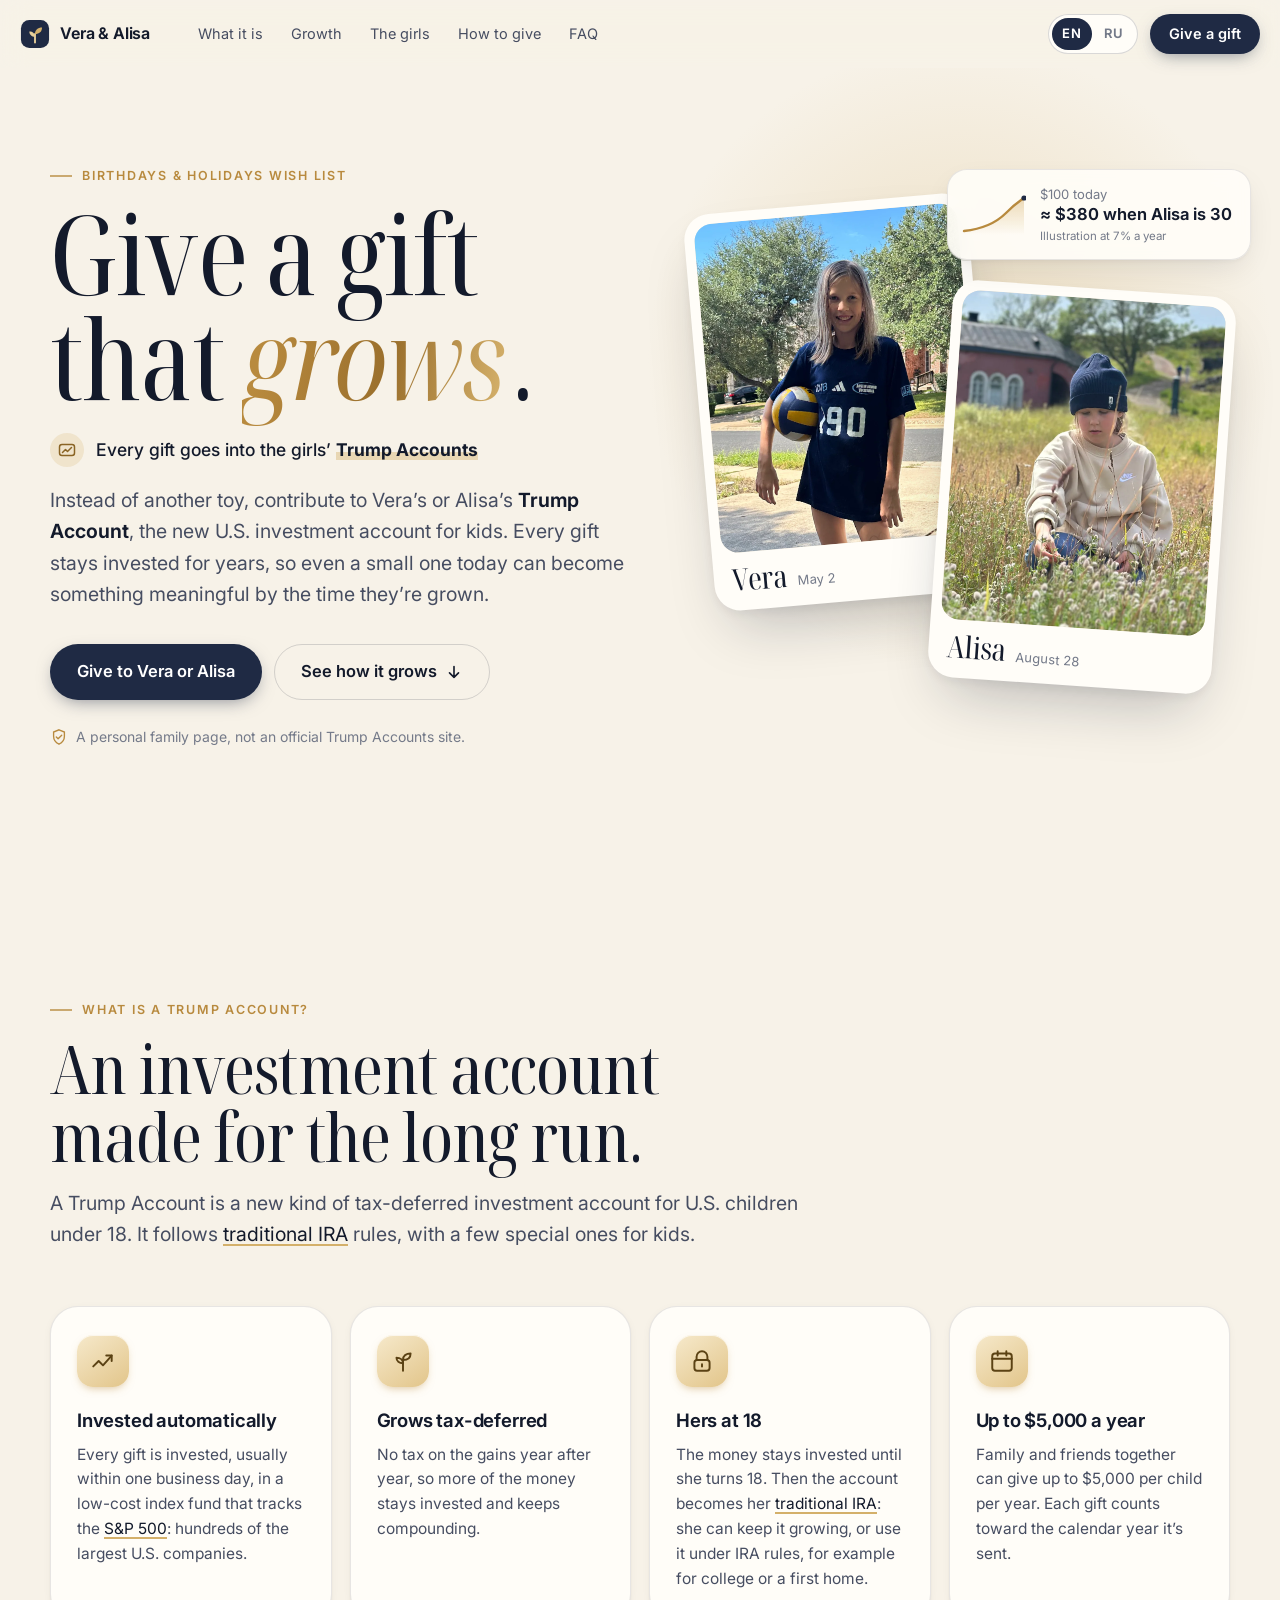
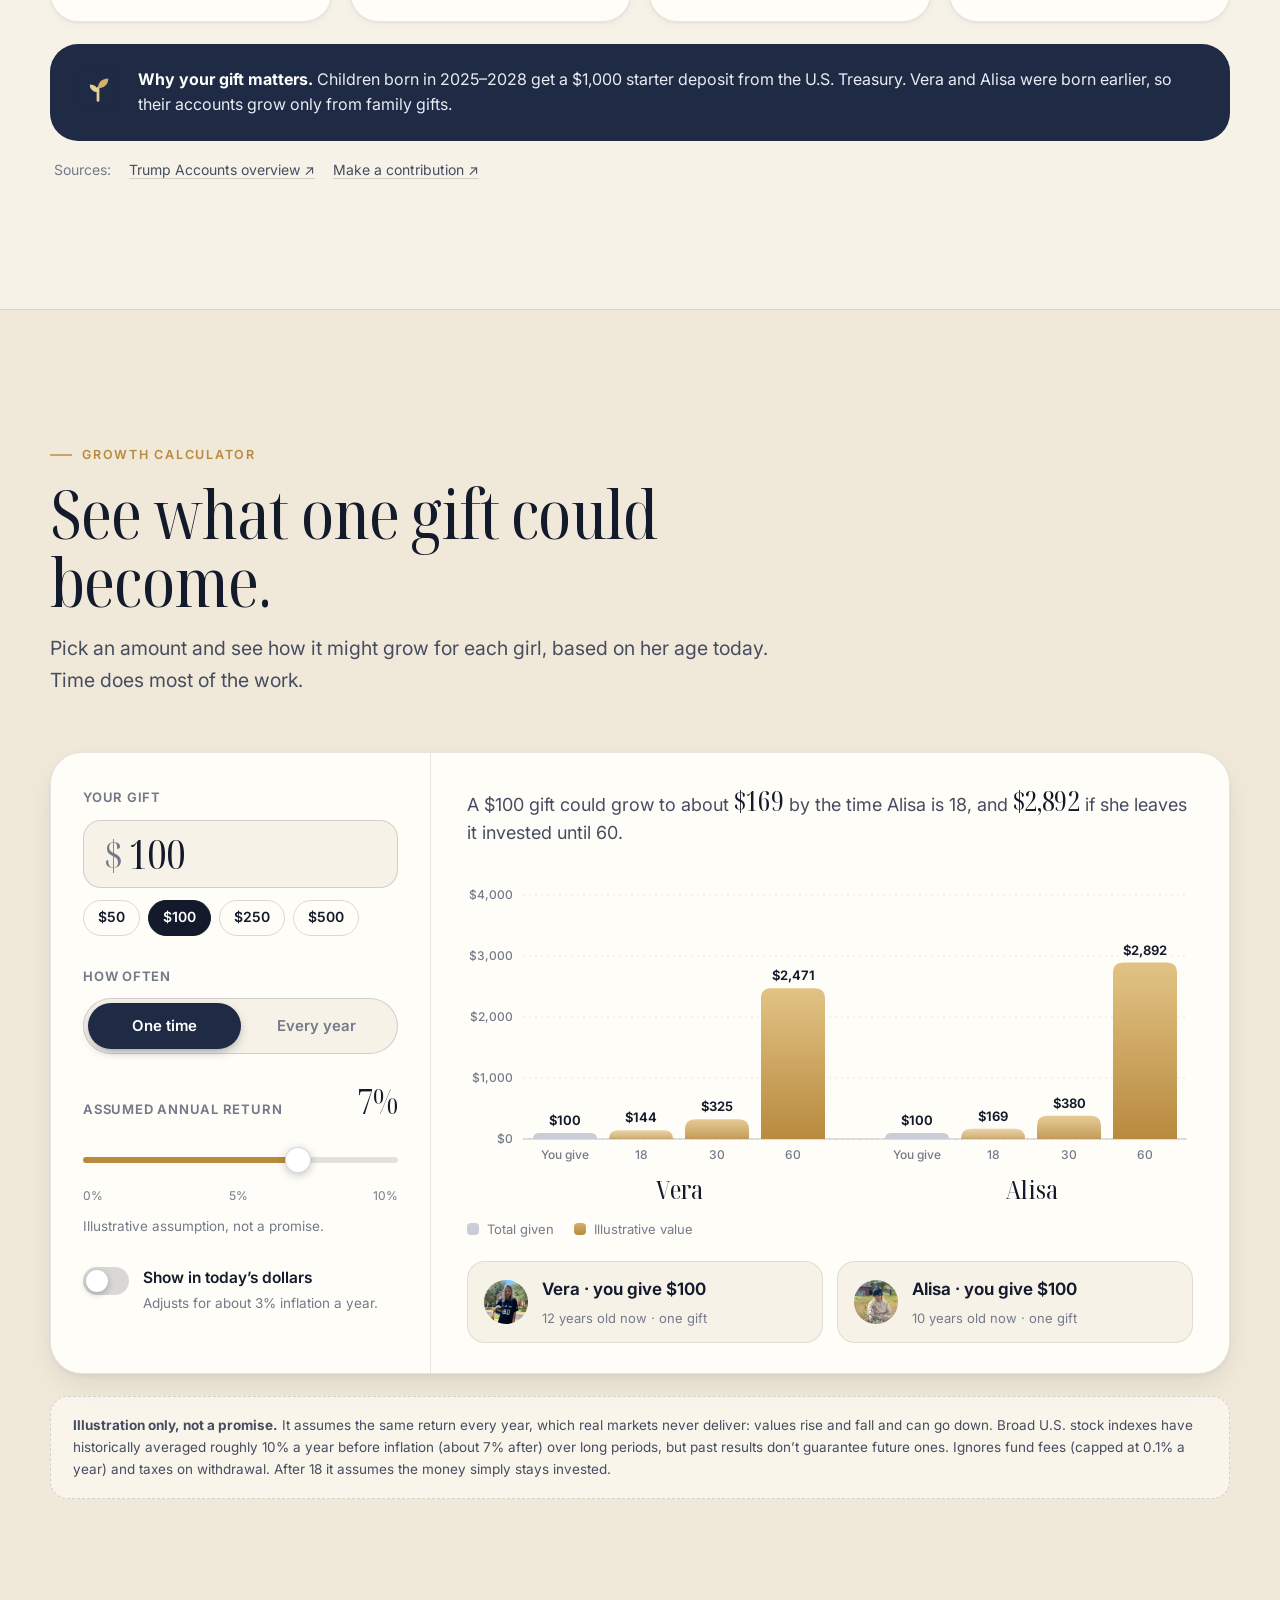
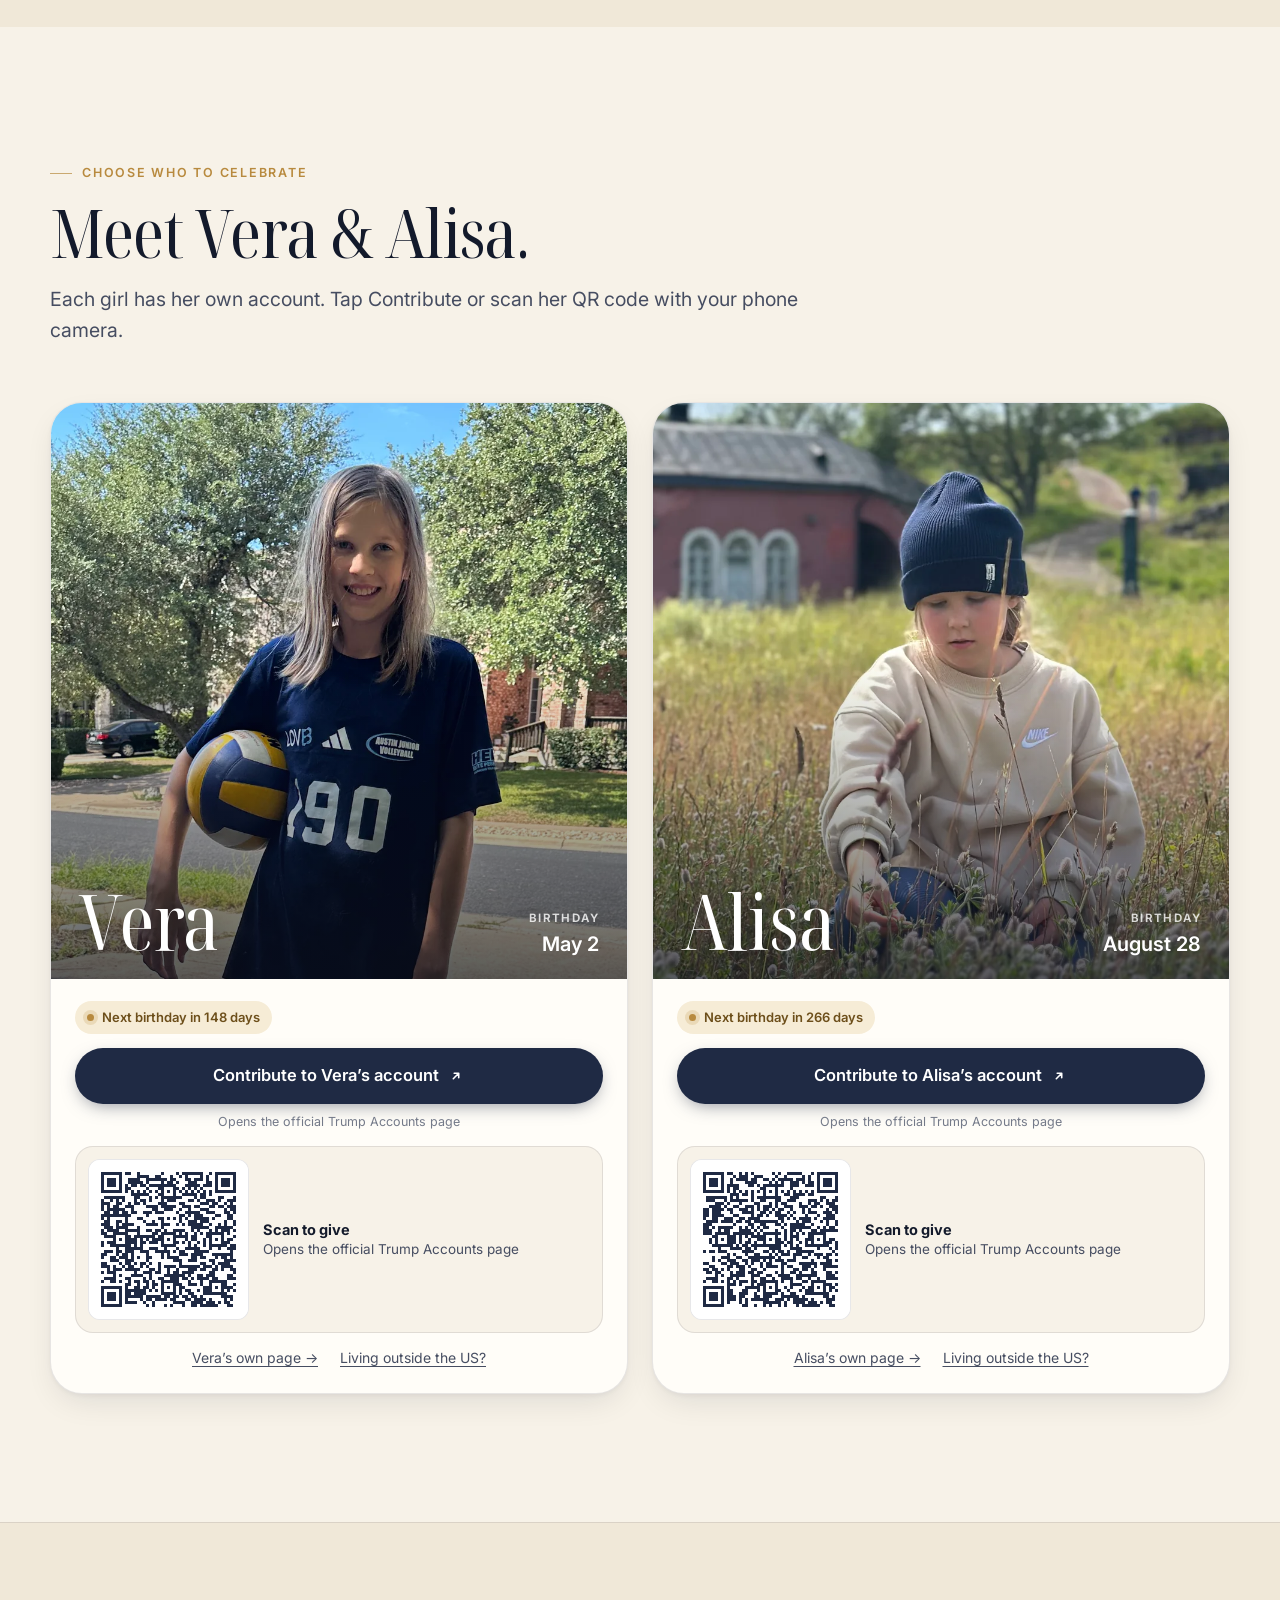
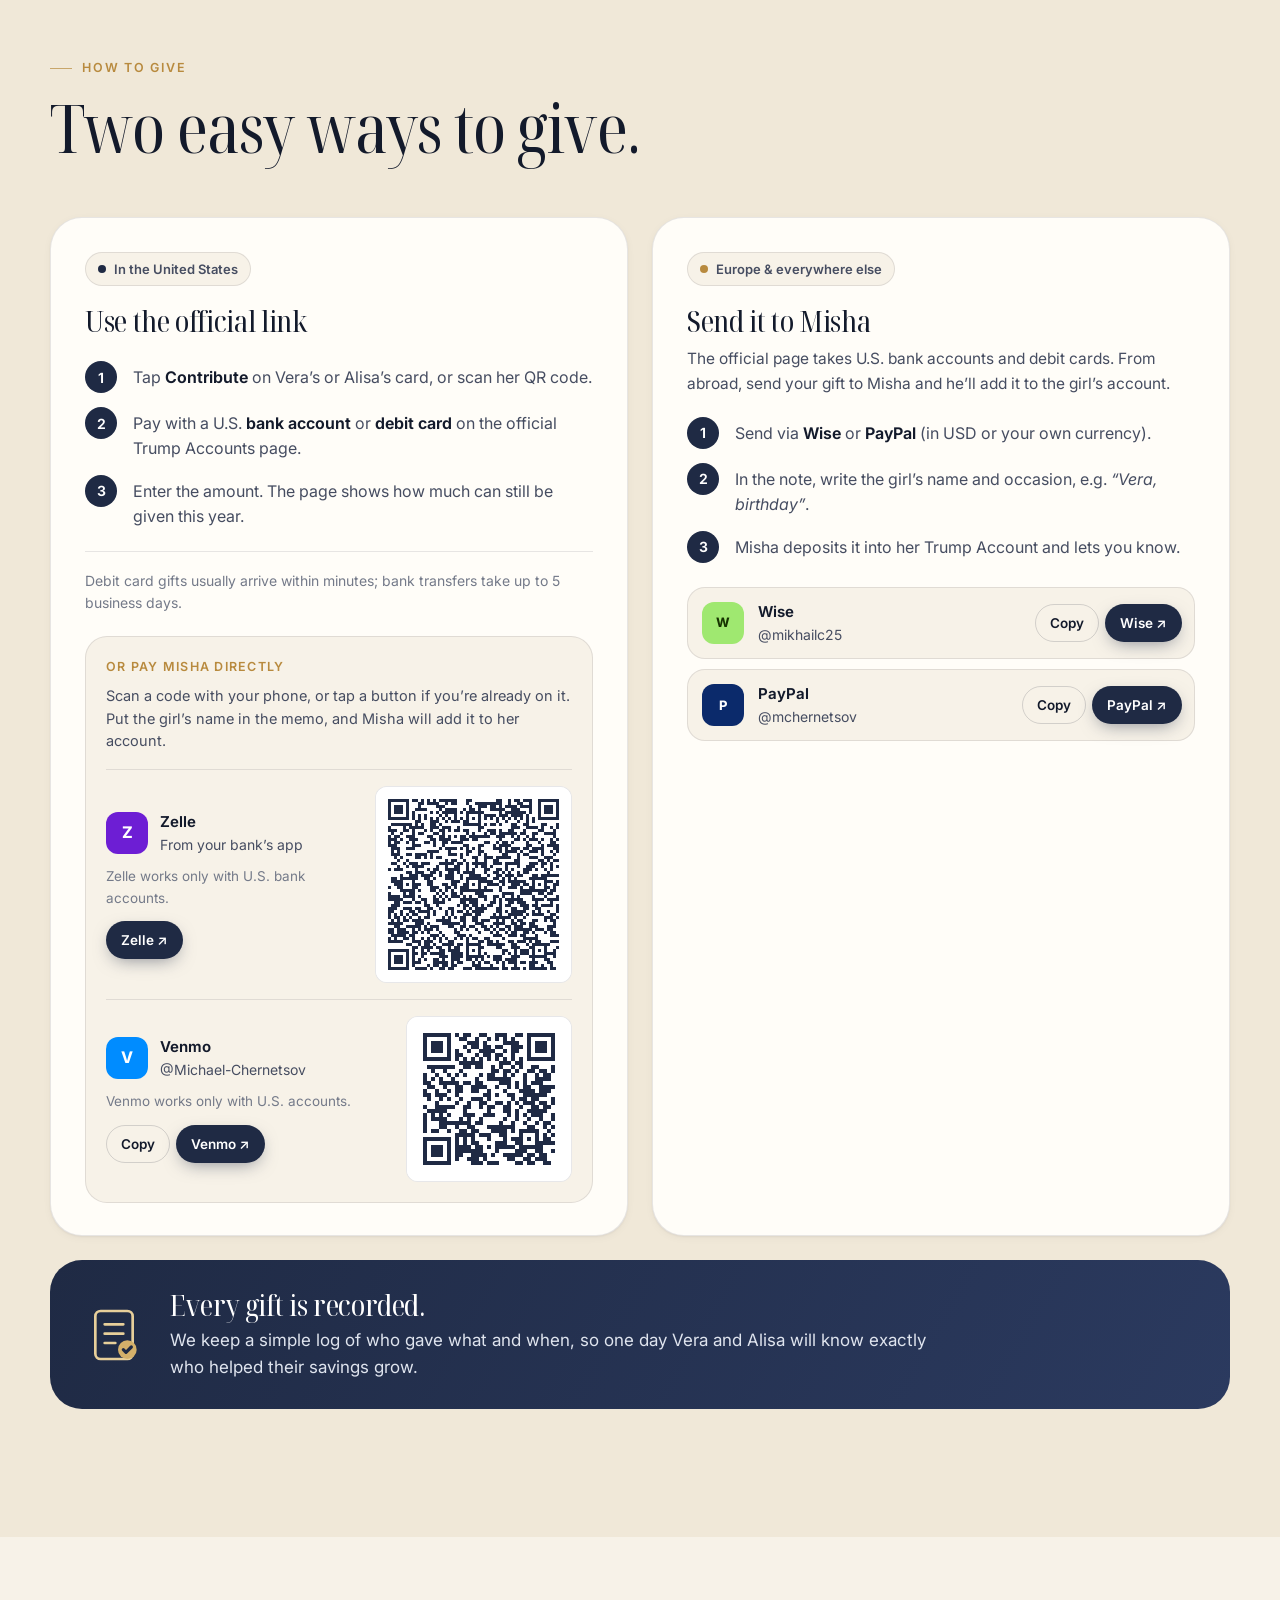
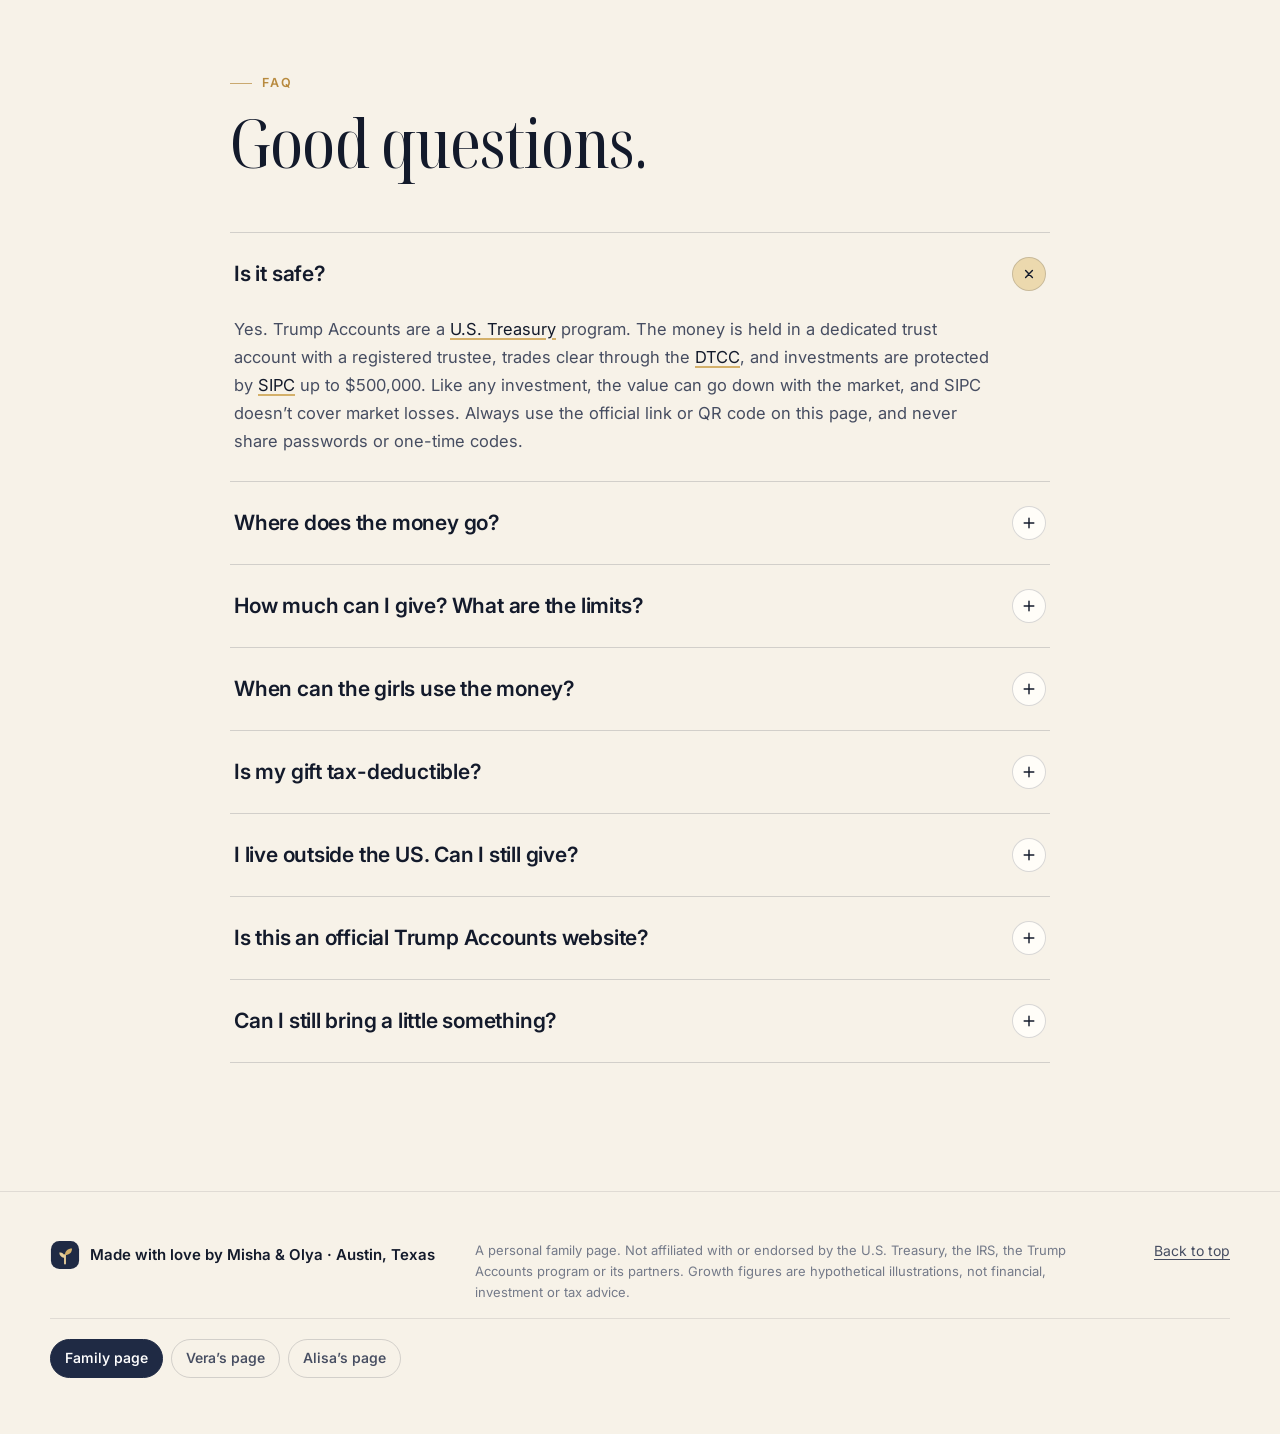
<file: index.html>
<!doctype html>
<html lang="en">
<head>
  <meta charset="utf-8" />
  <meta name="viewport" content="width=device-width, initial-scale=1, viewport-fit=cover" />
  <title>Vera &amp; Alisa · A gift that grows</title>
  <meta name="description" content="Instead of toys, help Vera and Alisa grow their Trump Accounts: a long-term investment for their future." />
  <meta name="theme-color" content="#f7f2e8" />
  <meta name="robots" content="noindex" />

  <meta property="og:type" content="website" />
  <meta property="og:title" content="Vera &amp; Alisa · A gift that grows" />
  <meta property="og:description" content="Instead of toys, a gift that keeps growing: contributions to Vera’s and Alisa’s Trump Accounts." />
  <meta property="og:image" content="https://chernetsov.github.io/kids-trump-accounts/assets/img/og-image.jpg" />
  <meta name="twitter:card" content="summary_large_image" />

  <link rel="icon" href="assets/img/favicon.svg" type="image/svg+xml" />
  <link rel="preconnect" href="https://fonts.googleapis.com" />
  <link rel="preconnect" href="https://fonts.gstatic.com" crossorigin />
  <link rel="stylesheet" href="https://fonts.googleapis.com/css2?family=Inter:wght@400..700&family=Noto+Serif+Display:ital,wdth,wght@0,62.5..100,300..700;1,62.5..100,300..700&display=swap" />
  <link rel="stylesheet" href="assets/css/styles.css" />

  <script>
    (function () {
      var saved = null;
      try { saved = localStorage.getItem("lang"); } catch (e) {}
      var nav = (navigator.language || "en").toLowerCase();
      document.documentElement.lang = saved || (nav.indexOf("ru") === 0 ? "ru" : "en");
      document.documentElement.classList.add("js");
    })();
  </script>
  <script src="assets/js/config.js" defer></script>
  <script src="assets/js/i18n.js" defer></script>
  <script src="assets/js/app.js" defer></script>
</head>
<body>
  <a class="skip-link" href="#main" data-i18n="skip">Skip to content</a>

  <header class="nav" id="top">
    <div class="nav__inner">
      <a class="brand" href="#top" aria-label="Vera &amp; Alisa">
        <svg class="brand__mark" viewBox="0 0 32 32" aria-hidden="true"><use href="#sprout" /></svg>
        <span data-i18n="brand">Vera &amp; Alisa</span>
      </a>
      <nav class="nav__links" aria-label="Sections">
        <a href="#about" data-i18n="nav.about">What it is</a>
        <a href="#calculator" data-i18n="nav.calc">Growth</a>
        <a href="#kids" data-i18n="nav.kids" data-i18n-kid="kid.nav.kids">The girls</a>
        <a href="#give" data-i18n="nav.give">How to give</a>
        <a href="#faq" data-i18n="nav.faq">FAQ</a>
      </nav>
      <div class="nav__actions">
        <div class="lang" role="group" data-i18n-aria="lang.label" aria-label="Language">
          <button type="button" class="lang__btn" data-lang="en" lang="en">EN</button>
          <button type="button" class="lang__btn" data-lang="ru" lang="ru">RU</button>
        </div>
        <a class="btn btn--primary btn--sm nav__cta" href="#kids" data-i18n="nav.cta">Give a gift</a>
      </div>
    </div>
  </header>

  <main id="main">
    <!-- HERO -->
    <section class="hero">
      <div class="hero__glow" aria-hidden="true"></div>
      <div class="container hero__grid">
        <div class="hero__copy">
          <p class="eyebrow reveal" data-i18n="hero.eyebrow" data-i18n-kid="kid.hero.eyebrow">Birthdays &amp; holidays wish list</p>
          <h1 class="display reveal" data-i18n-html="hero.title" data-i18n-kid="kid.hero.title">Give a gift that <em>grows</em>.</h1>
          <p class="hero__badge reveal">
            <svg viewBox="0 0 20 20" aria-hidden="true"><rect x="2.5" y="4.5" width="15" height="11" rx="2.5" fill="none" stroke="currentColor" stroke-width="1.5"/><path d="M5.5 12.5l3-3 2 2 4-4" fill="none" stroke="currentColor" stroke-width="1.5" stroke-linecap="round" stroke-linejoin="round"/></svg>
            <span data-i18n-html="hero.badge" data-i18n-kid="kid.hero.badge"></span>
          </p>
          <p class="lead reveal" data-i18n-html="hero.lead" data-i18n-kid="kid.hero.lead"></p>
          <div class="hero__ctas reveal">
            <a class="btn btn--primary btn--lg" id="hero-cta" href="#kids" data-i18n="hero.cta1" data-i18n-kid="kid.hero.cta1">Give to Vera or Alisa</a>
            <a class="btn btn--ghost btn--lg" href="#calculator">
              <span data-i18n="hero.cta2">See how it grows</span>
              <svg viewBox="0 0 20 20" aria-hidden="true"><path d="M10 4v12m0 0l-5-5m5 5l5-5" fill="none" stroke="currentColor" stroke-width="1.8" stroke-linecap="round" stroke-linejoin="round"/></svg>
            </a>
          </div>
          <p class="hero__trust reveal">
            <svg viewBox="0 0 20 20" aria-hidden="true"><path d="M10 2l6 2.5v4.8c0 4-2.6 7.2-6 8.7-3.4-1.5-6-4.7-6-8.7V4.5L10 2z" fill="none" stroke="currentColor" stroke-width="1.5"/><path d="M7 10l2 2 4-4" fill="none" stroke="currentColor" stroke-width="1.5" stroke-linecap="round" stroke-linejoin="round"/></svg>
            <span data-i18n="hero.trust"></span>
          </p>
        </div>
        <div class="hero__art reveal" id="hero-art" aria-hidden="true"></div>
      </div>
    </section>

    <!-- ABOUT -->
    <section class="section" id="about" aria-labelledby="about-title">
      <div class="container">
        <header class="section__head reveal">
          <p class="eyebrow" data-i18n="about.eyebrow"></p>
          <h2 class="h2" id="about-title" data-i18n="about.title"></h2>
          <p class="lead" data-i18n-html="about.lead"></p>
        </header>
        <div class="features">
          <article class="feature reveal">
            <div class="feature__icon"><svg viewBox="0 0 24 24" aria-hidden="true"><path d="M3 17l5-5 4 4 8-9" /><path d="M15 7h5v5" /></svg></div>
            <h3 data-i18n="about.c1.title"></h3>
            <p data-i18n-html="about.c1.body"></p>
          </article>
          <article class="feature reveal">
            <div class="feature__icon"><svg viewBox="0 0 24 24" aria-hidden="true"><path d="M12 21V11" /><path d="M12 11c0-4 3-6 7-6 0 4-3 6-7 6z" /><path d="M12 14c0-3-2.5-5-6-5 0 3 2.5 5 6 5z" /></svg></div>
            <h3 data-i18n="about.c2.title"></h3>
            <p data-i18n="about.c2.body"></p>
          </article>
          <article class="feature reveal">
            <div class="feature__icon"><svg viewBox="0 0 24 24" aria-hidden="true"><path d="M7 11V8a5 5 0 0110 0v3" /><rect x="5" y="11" width="14" height="10" rx="2.5" /><path d="M12 15v2" /></svg></div>
            <h3 data-i18n="about.c3.title"></h3>
            <p data-i18n-html="about.c3.body"></p>
          </article>
          <article class="feature reveal">
            <div class="feature__icon"><svg viewBox="0 0 24 24" aria-hidden="true"><rect x="3" y="5" width="18" height="16" rx="2.5" /><path d="M3 10h18M8 3v4M16 3v4" /></svg></div>
            <h3 data-i18n="about.c4.title"></h3>
            <p data-i18n="about.c4.body"></p>
          </article>
        </div>
        <div class="callout reveal">
          <div class="callout__badge" aria-hidden="true">
            <svg viewBox="0 0 32 32"><use href="#sprout" /></svg>
          </div>
          <p data-i18n-html="about.note"></p>
        </div>
        <p class="sources reveal">
          <span data-i18n="about.sources">Sources:</span>
          <a href="https://trumpaccount.com/us/en/support/articles/overview/" target="_blank" rel="noopener"><span data-i18n="about.src1"></span> ↗</a>
          <a href="https://trumpaccount.com/us/en/support/articles/make-a-contribution/" target="_blank" rel="noopener"><span data-i18n="about.src2"></span> ↗</a>
        </p>
      </div>
    </section>

    <!-- CALCULATOR -->
    <section class="section section--tint" id="calculator" aria-labelledby="calc-title">
      <div class="container">
        <header class="section__head reveal">
          <p class="eyebrow" data-i18n="calc.eyebrow"></p>
          <h2 class="h2" id="calc-title" data-i18n="calc.title"></h2>
          <p class="lead" data-i18n="calc.lead" data-i18n-kid="kid.calc.lead"></p>
        </header>

        <div class="calc reveal">
          <form class="calc__controls" id="calc-form" onsubmit="return false">
            <div class="field">
              <label class="field__label" for="amount" data-i18n="calc.amount">Your gift</label>
              <div class="money-input">
                <span aria-hidden="true">$</span>
                <input id="amount" name="amount" type="number" inputmode="numeric" min="10" max="5000" step="10" value="100" />
              </div>
              <div class="chips" role="group" aria-label="Presets">
                <button type="button" class="chip" data-amount="50">$50</button>
                <button type="button" class="chip" data-amount="100">$100</button>
                <button type="button" class="chip" data-amount="250">$250</button>
                <button type="button" class="chip" data-amount="500">$500</button>
              </div>
            </div>

            <fieldset class="field">
              <legend class="field__label" data-i18n="calc.freq">How often</legend>
              <div class="segmented">
                <input type="radio" id="freq-once" name="freq" value="once" checked />
                <label for="freq-once" data-i18n="calc.once">One time</label>
                <input type="radio" id="freq-yearly" name="freq" value="yearly" />
                <label for="freq-yearly" data-i18n="calc.yearly">Every year</label>
                <span class="segmented__thumb" aria-hidden="true"></span>
              </div>
              <p class="field__hint" id="yearly-hint" data-i18n="calc.yearlyHint" hidden></p>
            </fieldset>

            <div class="field">
              <div class="field__row">
                <label class="field__label" for="rate" data-i18n="calc.rate">Assumed annual return</label>
                <output class="field__value" for="rate" id="rate-out">7%</output>
              </div>
              <input class="range" id="rate" name="rate" type="range" min="0" max="10" step="0.5" value="7" aria-describedby="rate-hint" />
              <div class="range__scale" aria-hidden="true"><span>0%</span><span>5%</span><span>10%</span></div>
              <p class="field__hint" id="rate-hint" data-i18n="calc.rateHint"></p>
            </div>

            <label class="switch">
              <input type="checkbox" id="real" name="real" />
              <span class="switch__track" aria-hidden="true"><span class="switch__dot"></span></span>
              <span>
                <span class="switch__label" data-i18n="calc.real">Show in today’s dollars</span>
                <span class="field__hint" id="real-hint"></span>
              </span>
            </label>
          </form>

          <div class="calc__results">
            <p class="calc__summary" id="calc-summary" aria-live="polite"></p>
            <div class="chart" id="chart" role="img"></div>
            <div class="chart__legend" aria-hidden="true">
              <span><i class="sw sw--given"></i><span data-i18n="calc.legendGiven"></span></span>
              <span><i class="sw sw--value"></i><span data-i18n="calc.legendValue"></span></span>
            </div>
            <div class="kid-stats" id="kid-stats"></div>
          </div>
        </div>
        <p class="disclaimer reveal" data-i18n-html="calc.disclaimer"></p>
      </div>
    </section>

    <!-- KIDS -->
    <section class="section" id="kids" aria-labelledby="kids-title">
      <div class="container">
        <header class="section__head reveal">
          <p class="eyebrow" data-i18n="kids.eyebrow" data-i18n-kid="kid.kids.eyebrow"></p>
          <h2 class="h2" id="kids-title" data-i18n="kids.title" data-i18n-kid="kid.kids.title"></h2>
          <p class="lead" data-i18n="kids.lead" data-i18n-kid="kid.kids.lead"></p>
        </header>
        <div class="kids" id="kids-list"></div>
      </div>
    </section>

    <!-- HOW TO GIVE -->
    <section class="section section--tint" id="give" aria-labelledby="give-title">
      <div class="container">
        <header class="section__head reveal">
          <p class="eyebrow" data-i18n="give.eyebrow"></p>
          <h2 class="h2" id="give-title" data-i18n="give.title"></h2>
        </header>
        <div class="ways">
          <article class="way reveal">
            <p class="tag"><span class="tag__dot tag__dot--us"></span><span data-i18n="give.us.tag"></span></p>
            <h3 class="h3" data-i18n="give.us.title"></h3>
            <ol class="steps">
              <li data-i18n-html="give.us.s1" data-i18n-kid="kid.give.us.s1"></li>
              <li data-i18n-html="give.us.s2"></li>
              <li data-i18n-html="give.us.s3"></li>
            </ol>
            <p class="way__note" data-i18n="give.us.note"></p>
            <div class="direct" id="direct" hidden>
              <h4 class="direct__title" data-i18n="give.direct.title"></h4>
              <p class="direct__text" data-i18n-html="give.direct.text" data-i18n-kid="kid.give.direct.text"></p>
              <div id="direct-methods"></div>
            </div>
          </article>
          <article class="way reveal">
            <p class="tag"><span class="tag__dot tag__dot--world"></span><span data-i18n="give.ab.tag"></span></p>
            <h3 class="h3" data-i18n="give.ab.title"></h3>
            <p class="way__lead" data-i18n="give.ab.lead"></p>
            <ol class="steps">
              <li data-i18n-html="give.ab.s1"></li>
              <li data-i18n-html="give.ab.s2" data-i18n-kid="kid.give.ab.s2"></li>
              <li data-i18n-html="give.ab.s3"></li>
            </ol>
            <div class="pay" id="pay-methods"></div>
          </article>
        </div>
        <div class="record reveal">
          <svg viewBox="0 0 48 48" aria-hidden="true" class="record__icon"><rect x="10" y="6" width="28" height="36" rx="4"/><path d="M17 16h14M17 23h14M17 30h8"/><circle cx="34" cy="35" r="7" class="record__seal"/><path d="M31 35l2 2 4-4" class="record__check"/></svg>
          <div>
            <h3 class="h3" data-i18n="give.record.title"></h3>
            <p data-i18n="give.record.body"></p>
            <a class="link-arrow" id="contact-link" hidden><span data-i18n="give.contact"></span> →</a>
          </div>
        </div>
      </div>
    </section>

    <!-- FAQ -->
    <section class="section" id="faq" aria-labelledby="faq-title">
      <div class="container container--narrow">
        <header class="section__head reveal">
          <p class="eyebrow" data-i18n="faq.eyebrow"></p>
          <h2 class="h2" id="faq-title" data-i18n="faq.title"></h2>
        </header>
        <div class="faq reveal">
          <details open><summary data-i18n="faq.q1"></summary><div class="faq__a" data-i18n-html="faq.a1"></div></details>
          <details><summary data-i18n="faq.q2"></summary><div class="faq__a" data-i18n-html="faq.a2"></div></details>
          <details><summary data-i18n="faq.q3"></summary><div class="faq__a" data-i18n-html="faq.a3"></div></details>
          <details><summary data-i18n="faq.q4"></summary><div class="faq__a" data-i18n-html="faq.a4"></div></details>
          <details><summary data-i18n="faq.q5"></summary><div class="faq__a" data-i18n-html="faq.a5"></div></details>
          <details><summary data-i18n="faq.q6"></summary><div class="faq__a" data-i18n-html="faq.a6"></div></details>
          <details><summary data-i18n="faq.q7"></summary><div class="faq__a" data-i18n-html="faq.a7"></div></details>
          <details><summary data-i18n="faq.q8"></summary><div class="faq__a" data-i18n-html="faq.a8"></div></details>
        </div>
      </div>
    </section>
  </main>

  <footer class="footer">
    <div class="container footer__inner">
      <div class="footer__brand">
        <svg class="brand__mark" viewBox="0 0 32 32" aria-hidden="true"><use href="#sprout" /></svg>
        <span data-i18n="footer.made"></span>
      </div>
      <p class="footer__legal" data-i18n="footer.legal"></p>
      <a class="footer__top" href="#top" data-i18n="footer.top">Back to top</a>
      <nav class="footer__pages" id="footer-pages" data-i18n-aria="footer.pagesLabel"></nav>
    </div>
  </footer>

  <svg width="0" height="0" style="position:absolute" aria-hidden="true">
    <symbol id="sprout" viewBox="0 0 32 32">
      <rect x="1" y="1" width="30" height="30" rx="9" fill="#1f2a44" />
      <path d="M16 25v-9" stroke="#e7cf9a" stroke-width="2" stroke-linecap="round" />
      <path d="M16 16c0-4.4 3-7 7.5-7 0 4.4-3 7-7.5 7z" fill="#d4b06a" />
      <path d="M16 19c0-3.4-2.4-5.6-6-5.6 0 3.4 2.4 5.6 6 5.6z" fill="#e7cf9a" />
    </symbol>
  </svg>

  <noscript>
    <style>.reveal{opacity:1!important;transform:none!important}</style>
  </noscript>
</body>
</html>
</file>
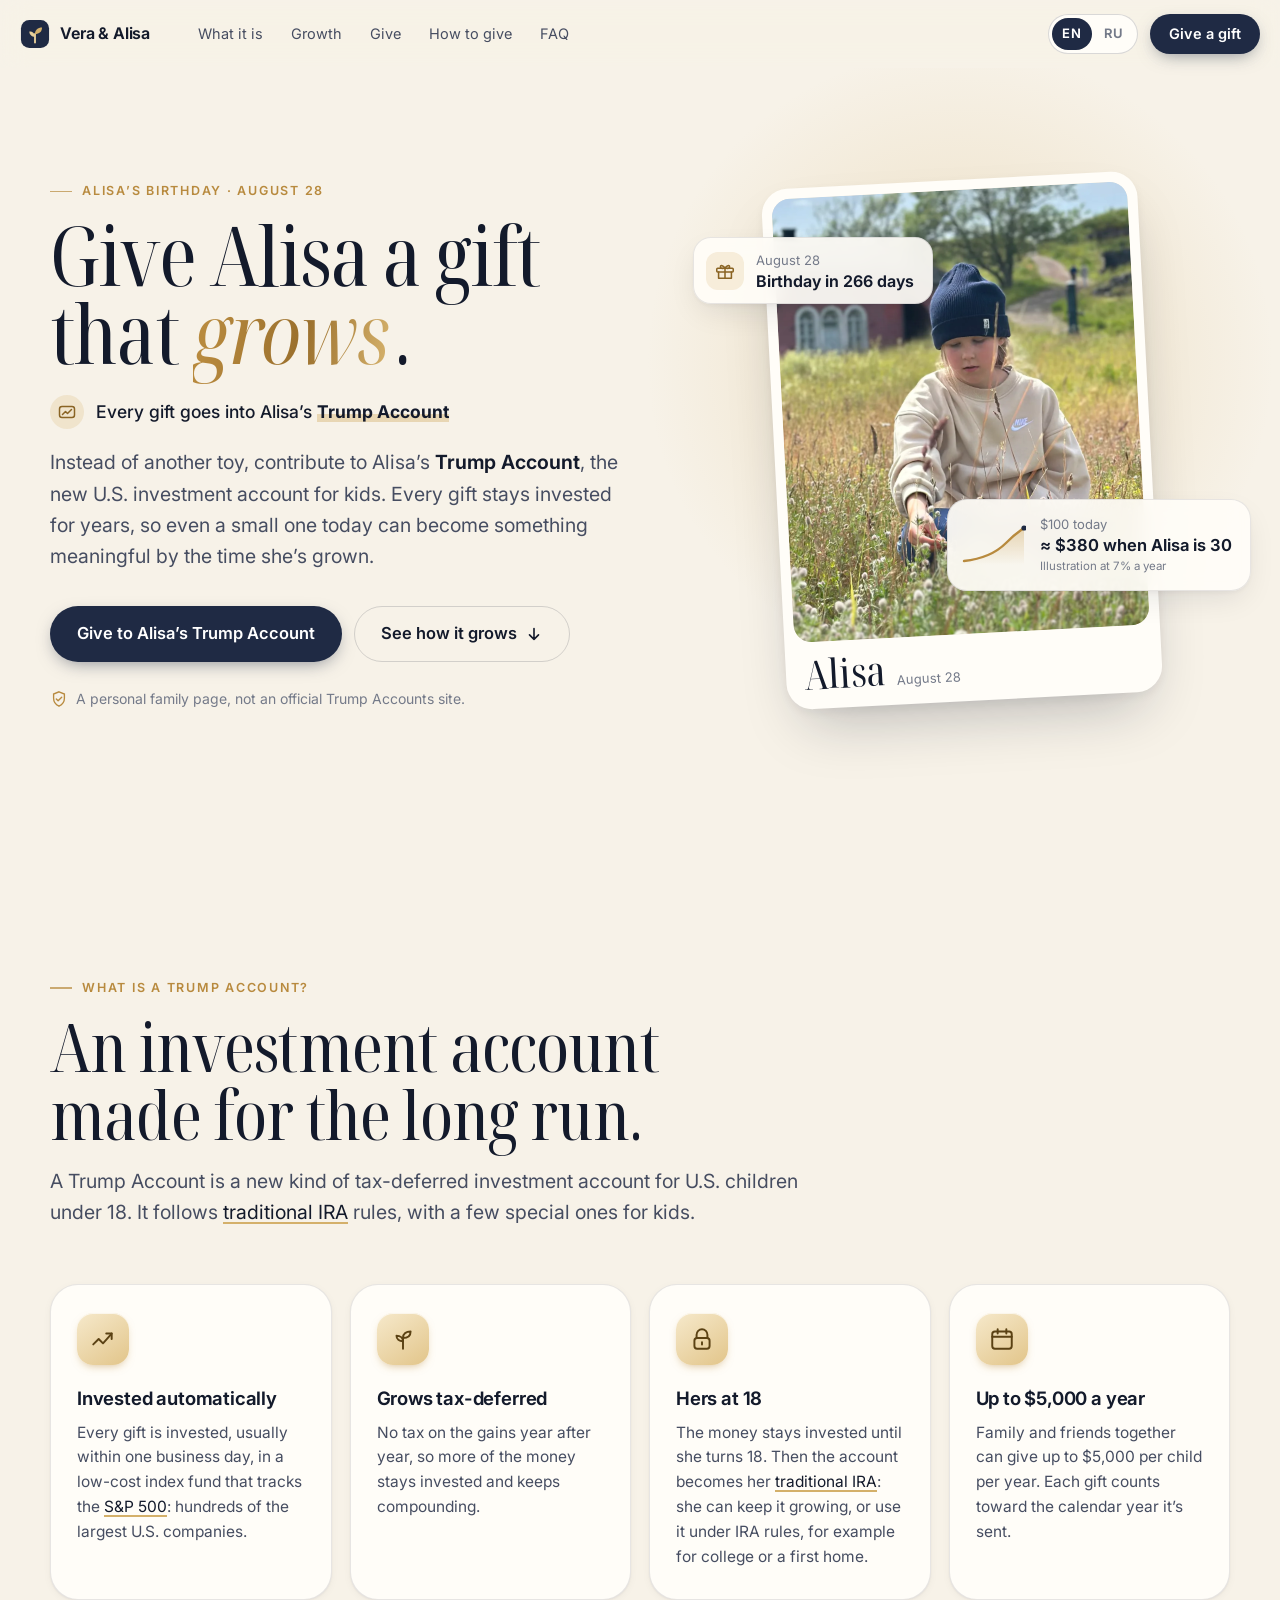
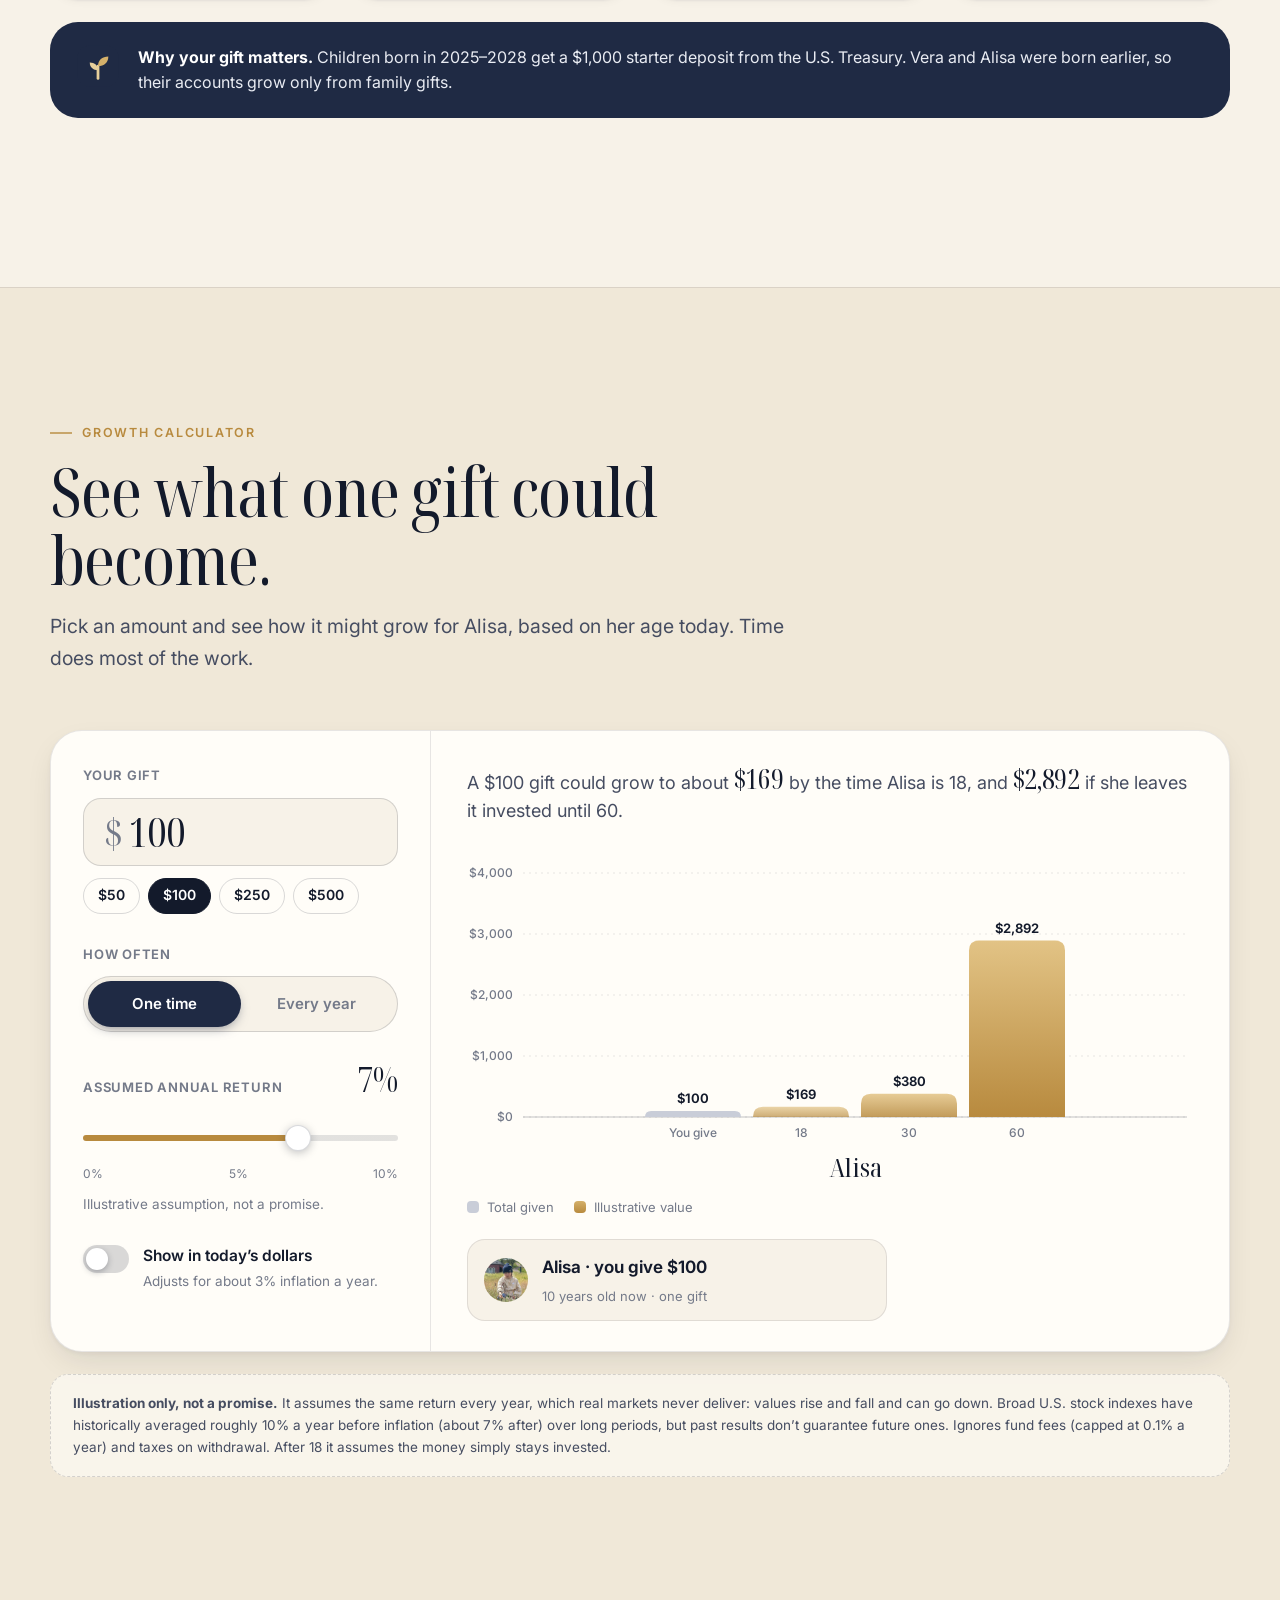
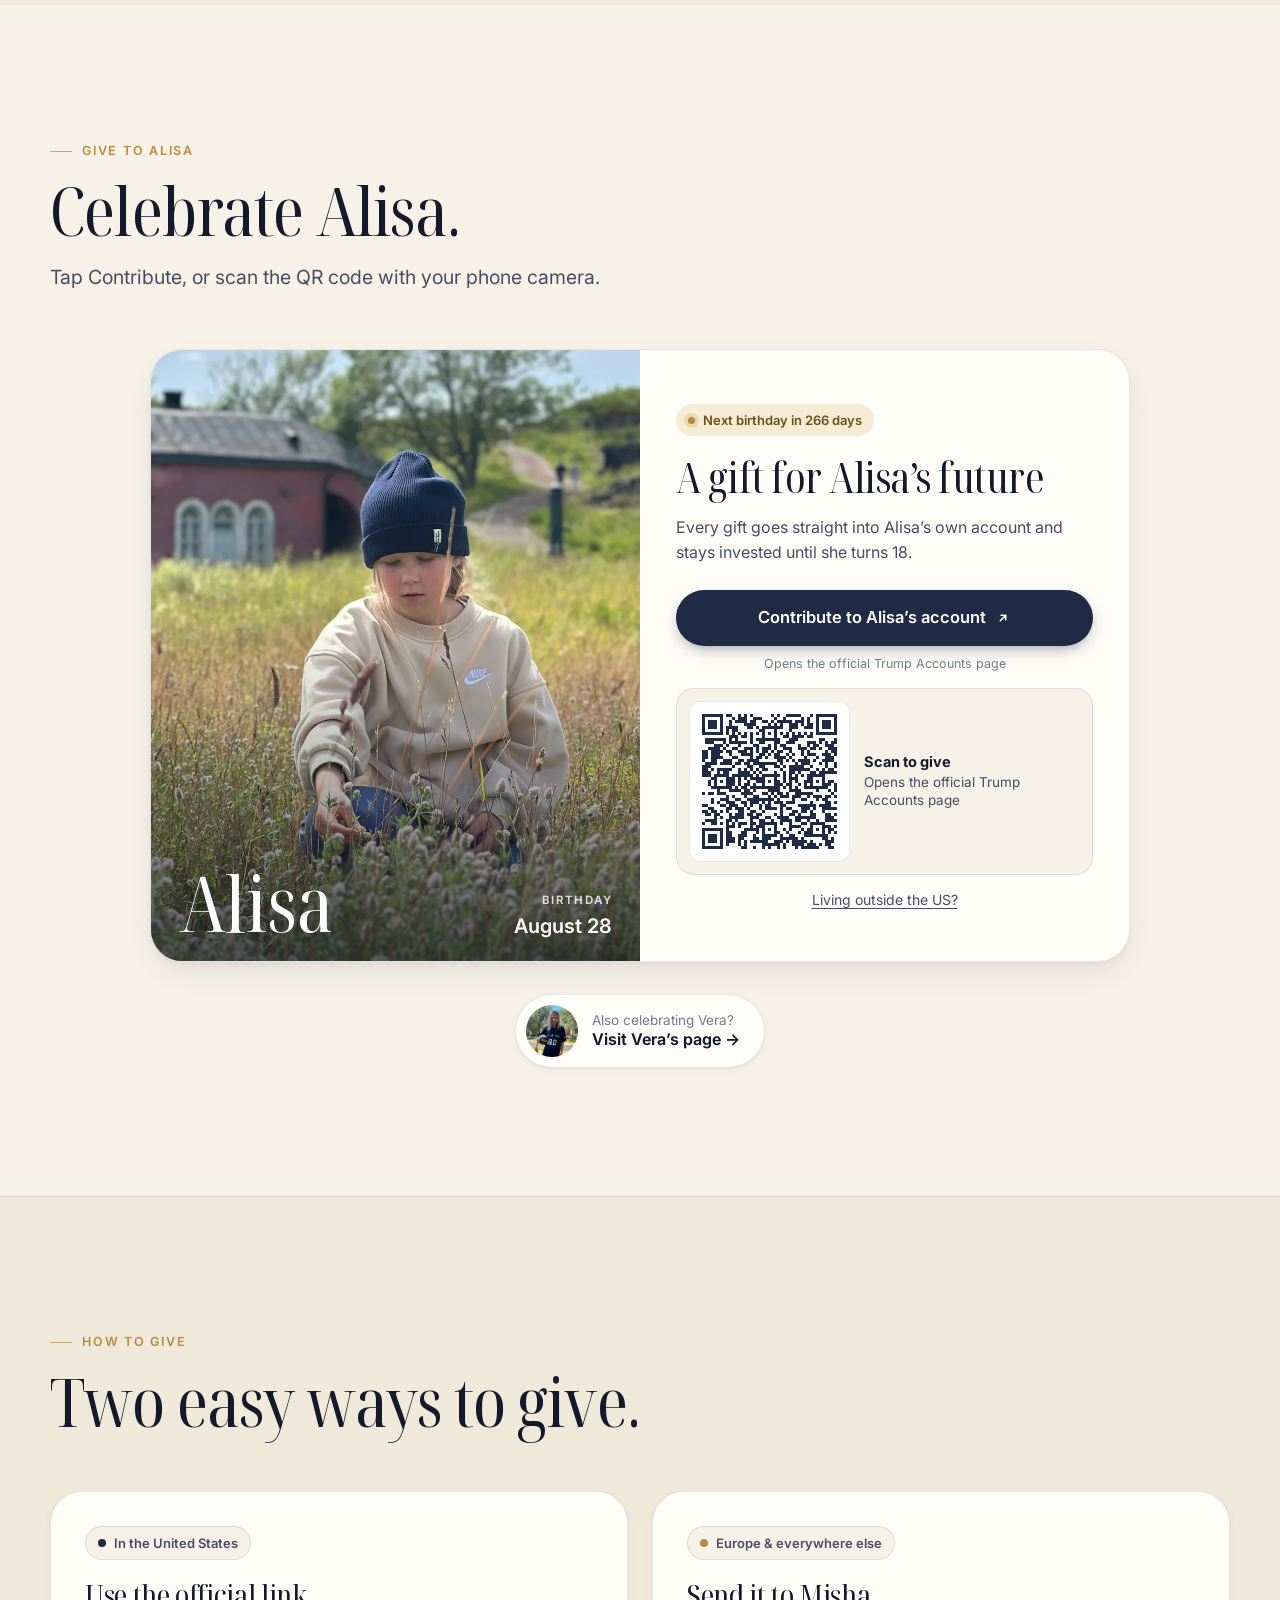
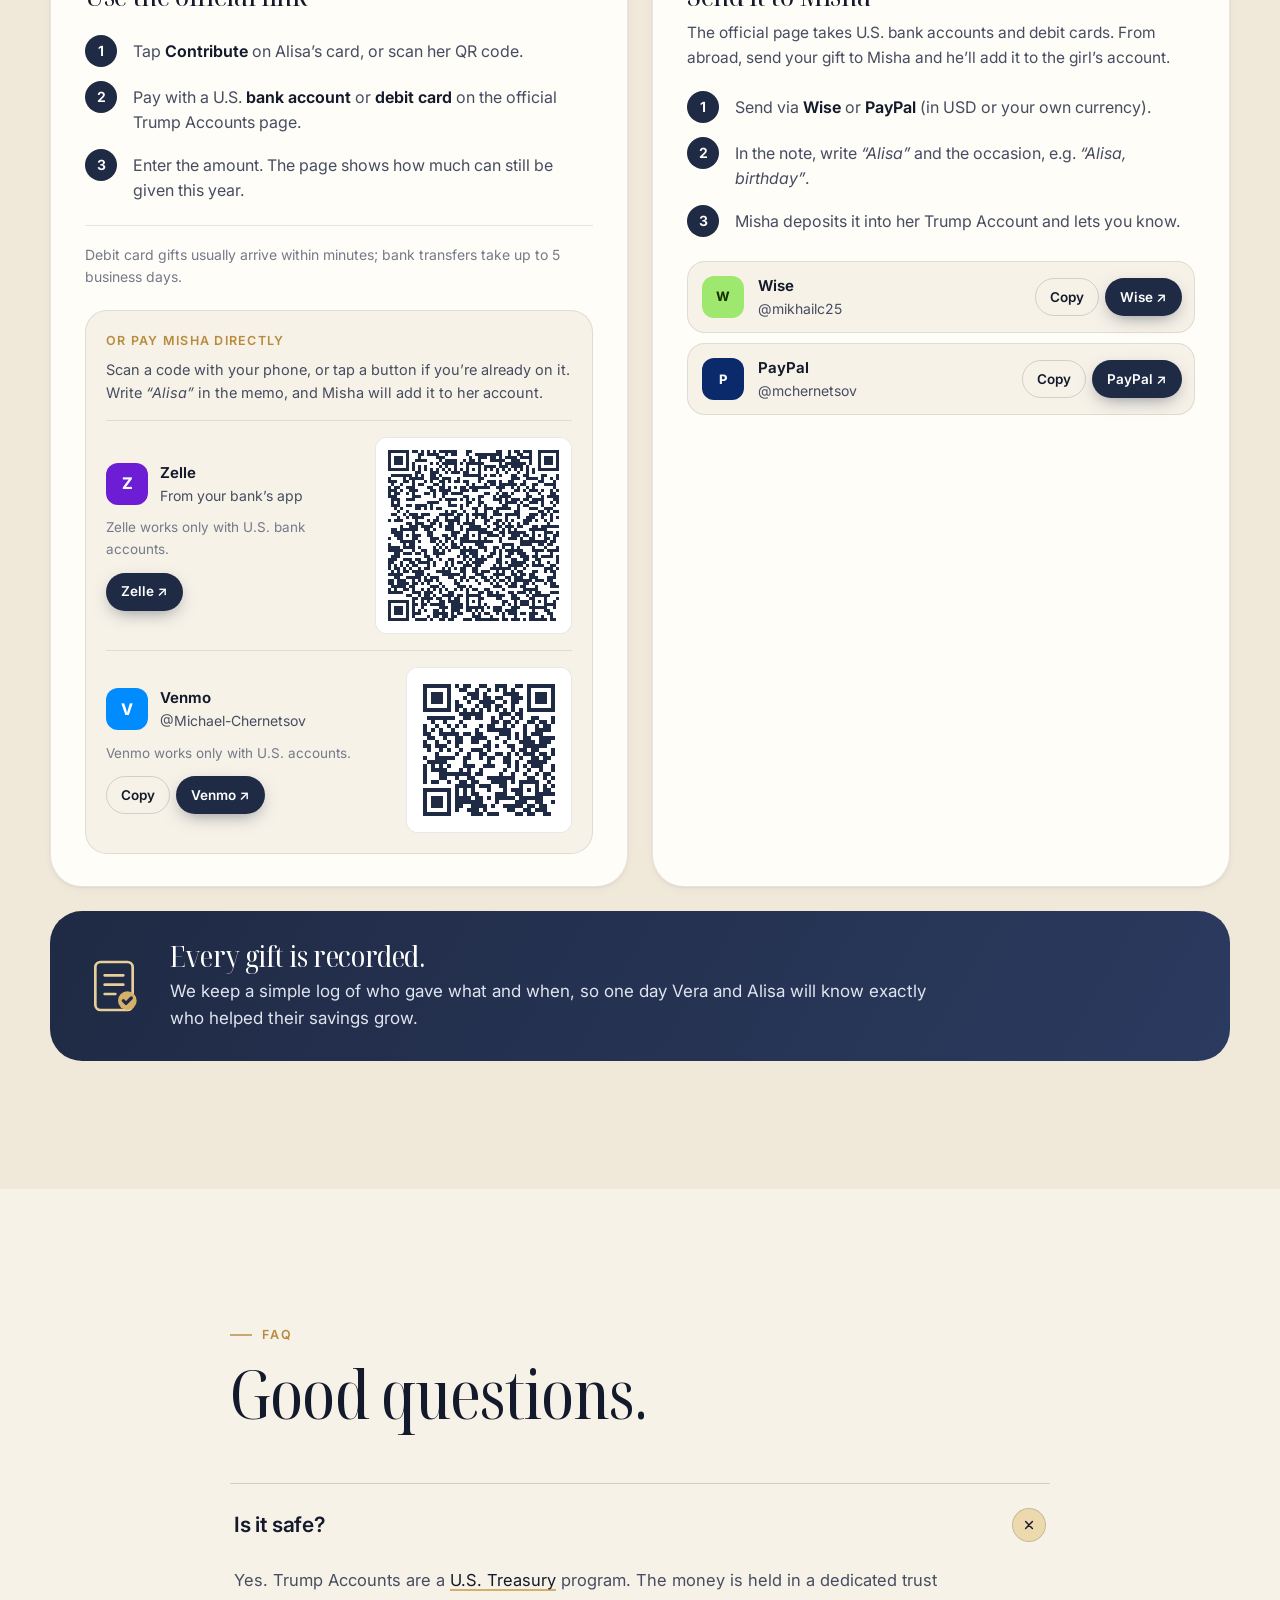
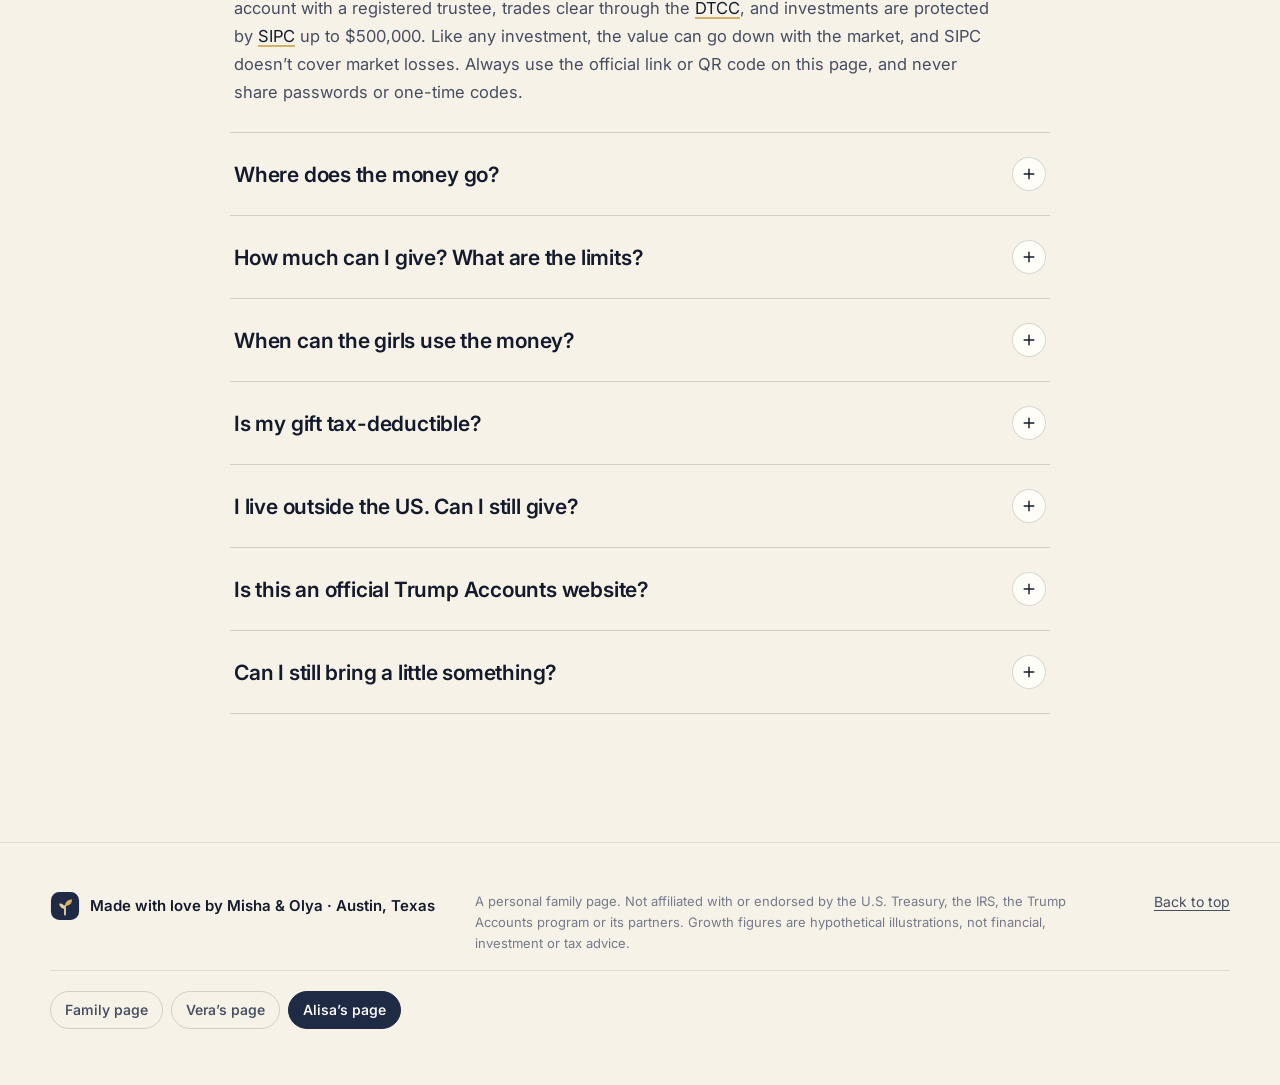
<file: alisa/index.html>
<!doctype html>
<html lang="en" data-kid="alisa" data-root="../">
<head>
  <!-- Generated from index.html by tools/build_kid_pages.py. Do not edit by hand. -->
  <meta charset="utf-8" />
  <meta name="viewport" content="width=device-width, initial-scale=1, viewport-fit=cover" />
  <title>Alisa · A gift that grows</title>
  <meta name="description" content="For Alisa’s birthday and holidays: a gift that grows, a contribution to her Trump Account. Подарок, который растёт." />
  <meta name="theme-color" content="#f7f2e8" />
  <meta name="robots" content="noindex" />

  <meta property="og:type" content="website" />
  <meta property="og:title" content="Alisa · A gift that grows" />
  <meta property="og:description" content="For Alisa’s birthday and holidays: a gift that grows, a contribution to her Trump Account. Подарок, который растёт." />
  <meta property="og:image" content="https://chernetsov.github.io/kids-trump-accounts/assets/img/og-alisa.jpg" />
  <meta name="twitter:card" content="summary_large_image" />

  <link rel="icon" href="../assets/img/favicon.svg" type="image/svg+xml" />
  <link rel="preconnect" href="https://fonts.googleapis.com" />
  <link rel="preconnect" href="https://fonts.gstatic.com" crossorigin />
  <link rel="stylesheet" href="https://fonts.googleapis.com/css2?family=Inter:wght@400..700&family=Noto+Serif+Display:ital,wdth,wght@0,62.5..100,300..700;1,62.5..100,300..700&display=swap" />
  <link rel="stylesheet" href="../assets/css/styles.css" />

  <script>
    (function () {
      var saved = null;
      try { saved = localStorage.getItem("lang"); } catch (e) {}
      var nav = (navigator.language || "en").toLowerCase();
      document.documentElement.lang = saved || (nav.indexOf("ru") === 0 ? "ru" : "en");
      document.documentElement.classList.add("js");
    })();
  </script>
  <script src="../assets/js/config.js" defer></script>
  <script src="../assets/js/i18n.js" defer></script>
  <script src="../assets/js/app.js" defer></script>
</head>
<body>
  <a class="skip-link" href="#main" data-i18n="skip">Skip to content</a>

  <header class="nav" id="top">
    <div class="nav__inner">
      <a class="brand" href="../" aria-label="Vera &amp; Alisa">
        <svg class="brand__mark" viewBox="0 0 32 32" aria-hidden="true"><use href="#sprout" /></svg>
        <span data-i18n="brand">Vera &amp; Alisa</span>
      </a>
      <nav class="nav__links" aria-label="Sections">
        <a href="#about" data-i18n="nav.about">What it is</a>
        <a href="#calculator" data-i18n="nav.calc">Growth</a>
        <a href="#kids" data-i18n="nav.kids" data-i18n-kid="kid.nav.kids">The girls</a>
        <a href="#give" data-i18n="nav.give">How to give</a>
        <a href="#faq" data-i18n="nav.faq">FAQ</a>
      </nav>
      <div class="nav__actions">
        <div class="lang" role="group" data-i18n-aria="lang.label" aria-label="Language">
          <button type="button" class="lang__btn" data-lang="en" lang="en">EN</button>
          <button type="button" class="lang__btn" data-lang="ru" lang="ru">RU</button>
        </div>
        <a class="btn btn--primary btn--sm nav__cta" href="#kids" data-i18n="nav.cta">Give a gift</a>
      </div>
    </div>
  </header>

  <main id="main">
    <!-- HERO -->
    <section class="hero">
      <div class="hero__glow" aria-hidden="true"></div>
      <div class="container hero__grid">
        <div class="hero__copy">
          <p class="eyebrow reveal" data-i18n="hero.eyebrow" data-i18n-kid="kid.hero.eyebrow">Birthdays &amp; holidays wish list</p>
          <h1 class="display reveal" data-i18n-html="hero.title" data-i18n-kid="kid.hero.title">Give a gift that <em>grows</em>.</h1>
          <p class="hero__badge reveal">
            <svg viewBox="0 0 20 20" aria-hidden="true"><rect x="2.5" y="4.5" width="15" height="11" rx="2.5" fill="none" stroke="currentColor" stroke-width="1.5"/><path d="M5.5 12.5l3-3 2 2 4-4" fill="none" stroke="currentColor" stroke-width="1.5" stroke-linecap="round" stroke-linejoin="round"/></svg>
            <span data-i18n-html="hero.badge" data-i18n-kid="kid.hero.badge"></span>
          </p>
          <p class="lead reveal" data-i18n-html="hero.lead" data-i18n-kid="kid.hero.lead"></p>
          <div class="hero__ctas reveal">
            <a class="btn btn--primary btn--lg" id="hero-cta" href="#kids" data-i18n="hero.cta1" data-i18n-kid="kid.hero.cta1">Give to Vera or Alisa</a>
            <a class="btn btn--ghost btn--lg" href="#calculator">
              <span data-i18n="hero.cta2">See how it grows</span>
              <svg viewBox="0 0 20 20" aria-hidden="true"><path d="M10 4v12m0 0l-5-5m5 5l5-5" fill="none" stroke="currentColor" stroke-width="1.8" stroke-linecap="round" stroke-linejoin="round"/></svg>
            </a>
          </div>
          <p class="hero__trust reveal">
            <svg viewBox="0 0 20 20" aria-hidden="true"><path d="M10 2l6 2.5v4.8c0 4-2.6 7.2-6 8.7-3.4-1.5-6-4.7-6-8.7V4.5L10 2z" fill="none" stroke="currentColor" stroke-width="1.5"/><path d="M7 10l2 2 4-4" fill="none" stroke="currentColor" stroke-width="1.5" stroke-linecap="round" stroke-linejoin="round"/></svg>
            <span data-i18n="hero.trust"></span>
          </p>
        </div>
        <div class="hero__art reveal" id="hero-art" aria-hidden="true"></div>
      </div>
    </section>

    <!-- ABOUT -->
    <section class="section" id="about" aria-labelledby="about-title">
      <div class="container">
        <header class="section__head reveal">
          <p class="eyebrow" data-i18n="about.eyebrow"></p>
          <h2 class="h2" id="about-title" data-i18n="about.title"></h2>
          <p class="lead" data-i18n-html="about.lead"></p>
        </header>
        <div class="features">
          <article class="feature reveal">
            <div class="feature__icon"><svg viewBox="0 0 24 24" aria-hidden="true"><path d="M3 17l5-5 4 4 8-9" /><path d="M15 7h5v5" /></svg></div>
            <h3 data-i18n="about.c1.title"></h3>
            <p data-i18n-html="about.c1.body"></p>
          </article>
          <article class="feature reveal">
            <div class="feature__icon"><svg viewBox="0 0 24 24" aria-hidden="true"><path d="M12 21V11" /><path d="M12 11c0-4 3-6 7-6 0 4-3 6-7 6z" /><path d="M12 14c0-3-2.5-5-6-5 0 3 2.5 5 6 5z" /></svg></div>
            <h3 data-i18n="about.c2.title"></h3>
            <p data-i18n="about.c2.body"></p>
          </article>
          <article class="feature reveal">
            <div class="feature__icon"><svg viewBox="0 0 24 24" aria-hidden="true"><path d="M7 11V8a5 5 0 0110 0v3" /><rect x="5" y="11" width="14" height="10" rx="2.5" /><path d="M12 15v2" /></svg></div>
            <h3 data-i18n="about.c3.title"></h3>
            <p data-i18n-html="about.c3.body"></p>
          </article>
          <article class="feature reveal">
            <div class="feature__icon"><svg viewBox="0 0 24 24" aria-hidden="true"><rect x="3" y="5" width="18" height="16" rx="2.5" /><path d="M3 10h18M8 3v4M16 3v4" /></svg></div>
            <h3 data-i18n="about.c4.title"></h3>
            <p data-i18n="about.c4.body"></p>
          </article>
        </div>
        <div class="callout reveal">
          <div class="callout__badge" aria-hidden="true">
            <svg viewBox="0 0 32 32"><use href="#sprout" /></svg>
          </div>
          <p data-i18n-html="about.note"></p>
        </div>
        <p class="sources reveal">
          <span data-i18n="about.sources">Sources:</span>
          <a href="https://trumpaccount.com/us/en/support/articles/overview/" target="_blank" rel="noopener"><span data-i18n="about.src1"></span> ↗</a>
          <a href="https://trumpaccount.com/us/en/support/articles/make-a-contribution/" target="_blank" rel="noopener"><span data-i18n="about.src2"></span> ↗</a>
        </p>
      </div>
    </section>

    <!-- CALCULATOR -->
    <section class="section section--tint" id="calculator" aria-labelledby="calc-title">
      <div class="container">
        <header class="section__head reveal">
          <p class="eyebrow" data-i18n="calc.eyebrow"></p>
          <h2 class="h2" id="calc-title" data-i18n="calc.title"></h2>
          <p class="lead" data-i18n="calc.lead" data-i18n-kid="kid.calc.lead"></p>
        </header>

        <div class="calc reveal">
          <form class="calc__controls" id="calc-form" onsubmit="return false">
            <div class="field">
              <label class="field__label" for="amount" data-i18n="calc.amount">Your gift</label>
              <div class="money-input">
                <span aria-hidden="true">$</span>
                <input id="amount" name="amount" type="number" inputmode="numeric" min="10" max="5000" step="10" value="100" />
              </div>
              <div class="chips" role="group" aria-label="Presets">
                <button type="button" class="chip" data-amount="50">$50</button>
                <button type="button" class="chip" data-amount="100">$100</button>
                <button type="button" class="chip" data-amount="250">$250</button>
                <button type="button" class="chip" data-amount="500">$500</button>
              </div>
            </div>

            <fieldset class="field">
              <legend class="field__label" data-i18n="calc.freq">How often</legend>
              <div class="segmented">
                <input type="radio" id="freq-once" name="freq" value="once" checked />
                <label for="freq-once" data-i18n="calc.once">One time</label>
                <input type="radio" id="freq-yearly" name="freq" value="yearly" />
                <label for="freq-yearly" data-i18n="calc.yearly">Every year</label>
                <span class="segmented__thumb" aria-hidden="true"></span>
              </div>
              <p class="field__hint" id="yearly-hint" data-i18n="calc.yearlyHint" hidden></p>
            </fieldset>

            <div class="field">
              <div class="field__row">
                <label class="field__label" for="rate" data-i18n="calc.rate">Assumed annual return</label>
                <output class="field__value" for="rate" id="rate-out">7%</output>
              </div>
              <input class="range" id="rate" name="rate" type="range" min="0" max="10" step="0.5" value="7" aria-describedby="rate-hint" />
              <div class="range__scale" aria-hidden="true"><span>0%</span><span>5%</span><span>10%</span></div>
              <p class="field__hint" id="rate-hint" data-i18n="calc.rateHint"></p>
            </div>

            <label class="switch">
              <input type="checkbox" id="real" name="real" />
              <span class="switch__track" aria-hidden="true"><span class="switch__dot"></span></span>
              <span>
                <span class="switch__label" data-i18n="calc.real">Show in today’s dollars</span>
                <span class="field__hint" id="real-hint"></span>
              </span>
            </label>
          </form>

          <div class="calc__results">
            <p class="calc__summary" id="calc-summary" aria-live="polite"></p>
            <div class="chart" id="chart" role="img"></div>
            <div class="chart__legend" aria-hidden="true">
              <span><i class="sw sw--given"></i><span data-i18n="calc.legendGiven"></span></span>
              <span><i class="sw sw--value"></i><span data-i18n="calc.legendValue"></span></span>
            </div>
            <div class="kid-stats" id="kid-stats"></div>
          </div>
        </div>
        <p class="disclaimer reveal" data-i18n-html="calc.disclaimer"></p>
      </div>
    </section>

    <!-- KIDS -->
    <section class="section" id="kids" aria-labelledby="kids-title">
      <div class="container">
        <header class="section__head reveal">
          <p class="eyebrow" data-i18n="kids.eyebrow" data-i18n-kid="kid.kids.eyebrow"></p>
          <h2 class="h2" id="kids-title" data-i18n="kids.title" data-i18n-kid="kid.kids.title"></h2>
          <p class="lead" data-i18n="kids.lead" data-i18n-kid="kid.kids.lead"></p>
        </header>
        <div class="kids" id="kids-list"></div>
      </div>
    </section>

    <!-- HOW TO GIVE -->
    <section class="section section--tint" id="give" aria-labelledby="give-title">
      <div class="container">
        <header class="section__head reveal">
          <p class="eyebrow" data-i18n="give.eyebrow"></p>
          <h2 class="h2" id="give-title" data-i18n="give.title"></h2>
        </header>
        <div class="ways">
          <article class="way reveal">
            <p class="tag"><span class="tag__dot tag__dot--us"></span><span data-i18n="give.us.tag"></span></p>
            <h3 class="h3" data-i18n="give.us.title"></h3>
            <ol class="steps">
              <li data-i18n-html="give.us.s1" data-i18n-kid="kid.give.us.s1"></li>
              <li data-i18n-html="give.us.s2"></li>
              <li data-i18n-html="give.us.s3"></li>
            </ol>
            <p class="way__note" data-i18n="give.us.note"></p>
            <div class="direct" id="direct" hidden>
              <h4 class="direct__title" data-i18n="give.direct.title"></h4>
              <p class="direct__text" data-i18n-html="give.direct.text" data-i18n-kid="kid.give.direct.text"></p>
              <div id="direct-methods"></div>
            </div>
          </article>
          <article class="way reveal">
            <p class="tag"><span class="tag__dot tag__dot--world"></span><span data-i18n="give.ab.tag"></span></p>
            <h3 class="h3" data-i18n="give.ab.title"></h3>
            <p class="way__lead" data-i18n="give.ab.lead"></p>
            <ol class="steps">
              <li data-i18n-html="give.ab.s1"></li>
              <li data-i18n-html="give.ab.s2" data-i18n-kid="kid.give.ab.s2"></li>
              <li data-i18n-html="give.ab.s3"></li>
            </ol>
            <div class="pay" id="pay-methods"></div>
          </article>
        </div>
        <div class="record reveal">
          <svg viewBox="0 0 48 48" aria-hidden="true" class="record__icon"><rect x="10" y="6" width="28" height="36" rx="4"/><path d="M17 16h14M17 23h14M17 30h8"/><circle cx="34" cy="35" r="7" class="record__seal"/><path d="M31 35l2 2 4-4" class="record__check"/></svg>
          <div>
            <h3 class="h3" data-i18n="give.record.title"></h3>
            <p data-i18n="give.record.body"></p>
            <a class="link-arrow" id="contact-link" hidden><span data-i18n="give.contact"></span> →</a>
          </div>
        </div>
      </div>
    </section>

    <!-- FAQ -->
    <section class="section" id="faq" aria-labelledby="faq-title">
      <div class="container container--narrow">
        <header class="section__head reveal">
          <p class="eyebrow" data-i18n="faq.eyebrow"></p>
          <h2 class="h2" id="faq-title" data-i18n="faq.title"></h2>
        </header>
        <div class="faq reveal">
          <details open><summary data-i18n="faq.q1"></summary><div class="faq__a" data-i18n-html="faq.a1"></div></details>
          <details><summary data-i18n="faq.q2"></summary><div class="faq__a" data-i18n-html="faq.a2"></div></details>
          <details><summary data-i18n="faq.q3"></summary><div class="faq__a" data-i18n-html="faq.a3"></div></details>
          <details><summary data-i18n="faq.q4"></summary><div class="faq__a" data-i18n-html="faq.a4"></div></details>
          <details><summary data-i18n="faq.q5"></summary><div class="faq__a" data-i18n-html="faq.a5"></div></details>
          <details><summary data-i18n="faq.q6"></summary><div class="faq__a" data-i18n-html="faq.a6"></div></details>
          <details><summary data-i18n="faq.q7"></summary><div class="faq__a" data-i18n-html="faq.a7"></div></details>
          <details><summary data-i18n="faq.q8"></summary><div class="faq__a" data-i18n-html="faq.a8"></div></details>
        </div>
      </div>
    </section>
  </main>

  <footer class="footer">
    <div class="container footer__inner">
      <div class="footer__brand">
        <svg class="brand__mark" viewBox="0 0 32 32" aria-hidden="true"><use href="#sprout" /></svg>
        <span data-i18n="footer.made"></span>
      </div>
      <p class="footer__legal" data-i18n="footer.legal"></p>
      <a class="footer__top" href="#top" data-i18n="footer.top">Back to top</a>
      <nav class="footer__pages" id="footer-pages" data-i18n-aria="footer.pagesLabel"></nav>
    </div>
  </footer>

  <svg width="0" height="0" style="position:absolute" aria-hidden="true">
    <symbol id="sprout" viewBox="0 0 32 32">
      <rect x="1" y="1" width="30" height="30" rx="9" fill="#1f2a44" />
      <path d="M16 25v-9" stroke="#e7cf9a" stroke-width="2" stroke-linecap="round" />
      <path d="M16 16c0-4.4 3-7 7.5-7 0 4.4-3 7-7.5 7z" fill="#d4b06a" />
      <path d="M16 19c0-3.4-2.4-5.6-6-5.6 0 3.4 2.4 5.6 6 5.6z" fill="#e7cf9a" />
    </symbol>
  </svg>

  <noscript>
    <style>.reveal{opacity:1!important;transform:none!important}</style>
  </noscript>
</body>
</html>
</file>
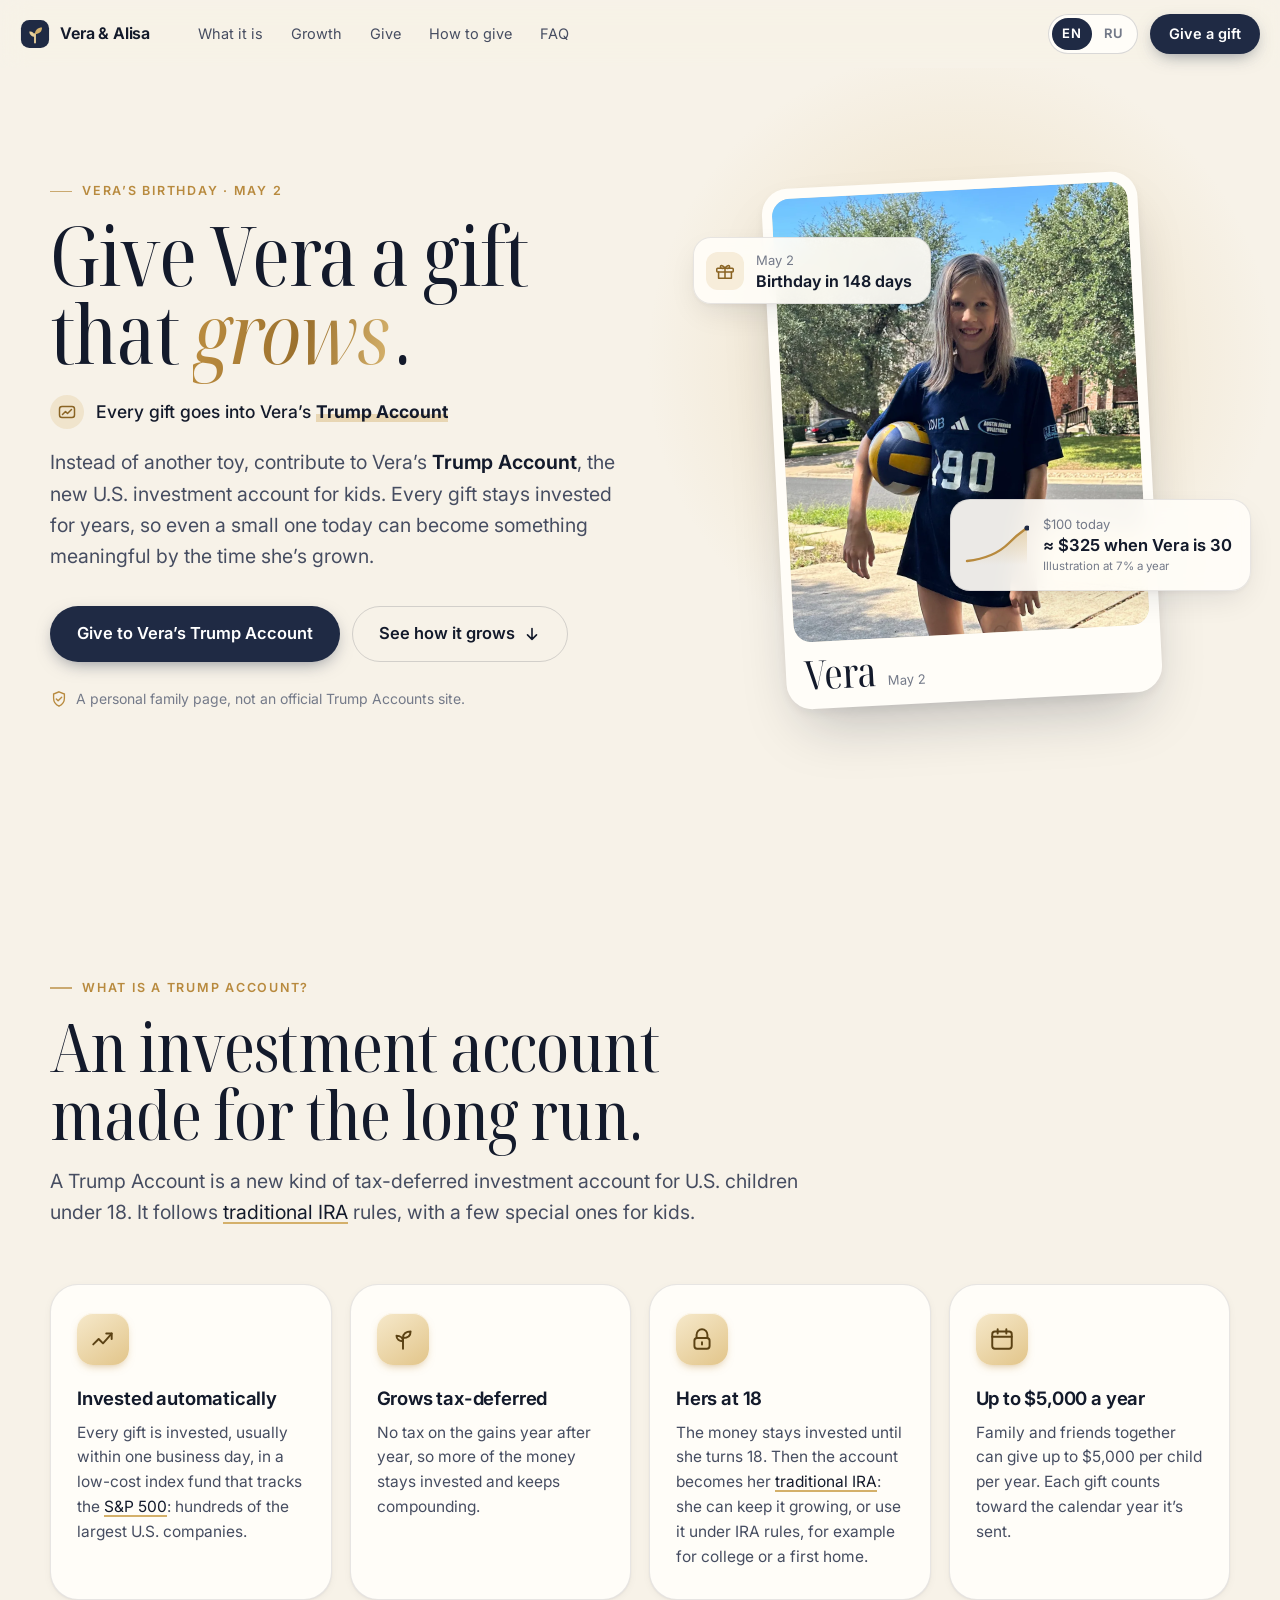
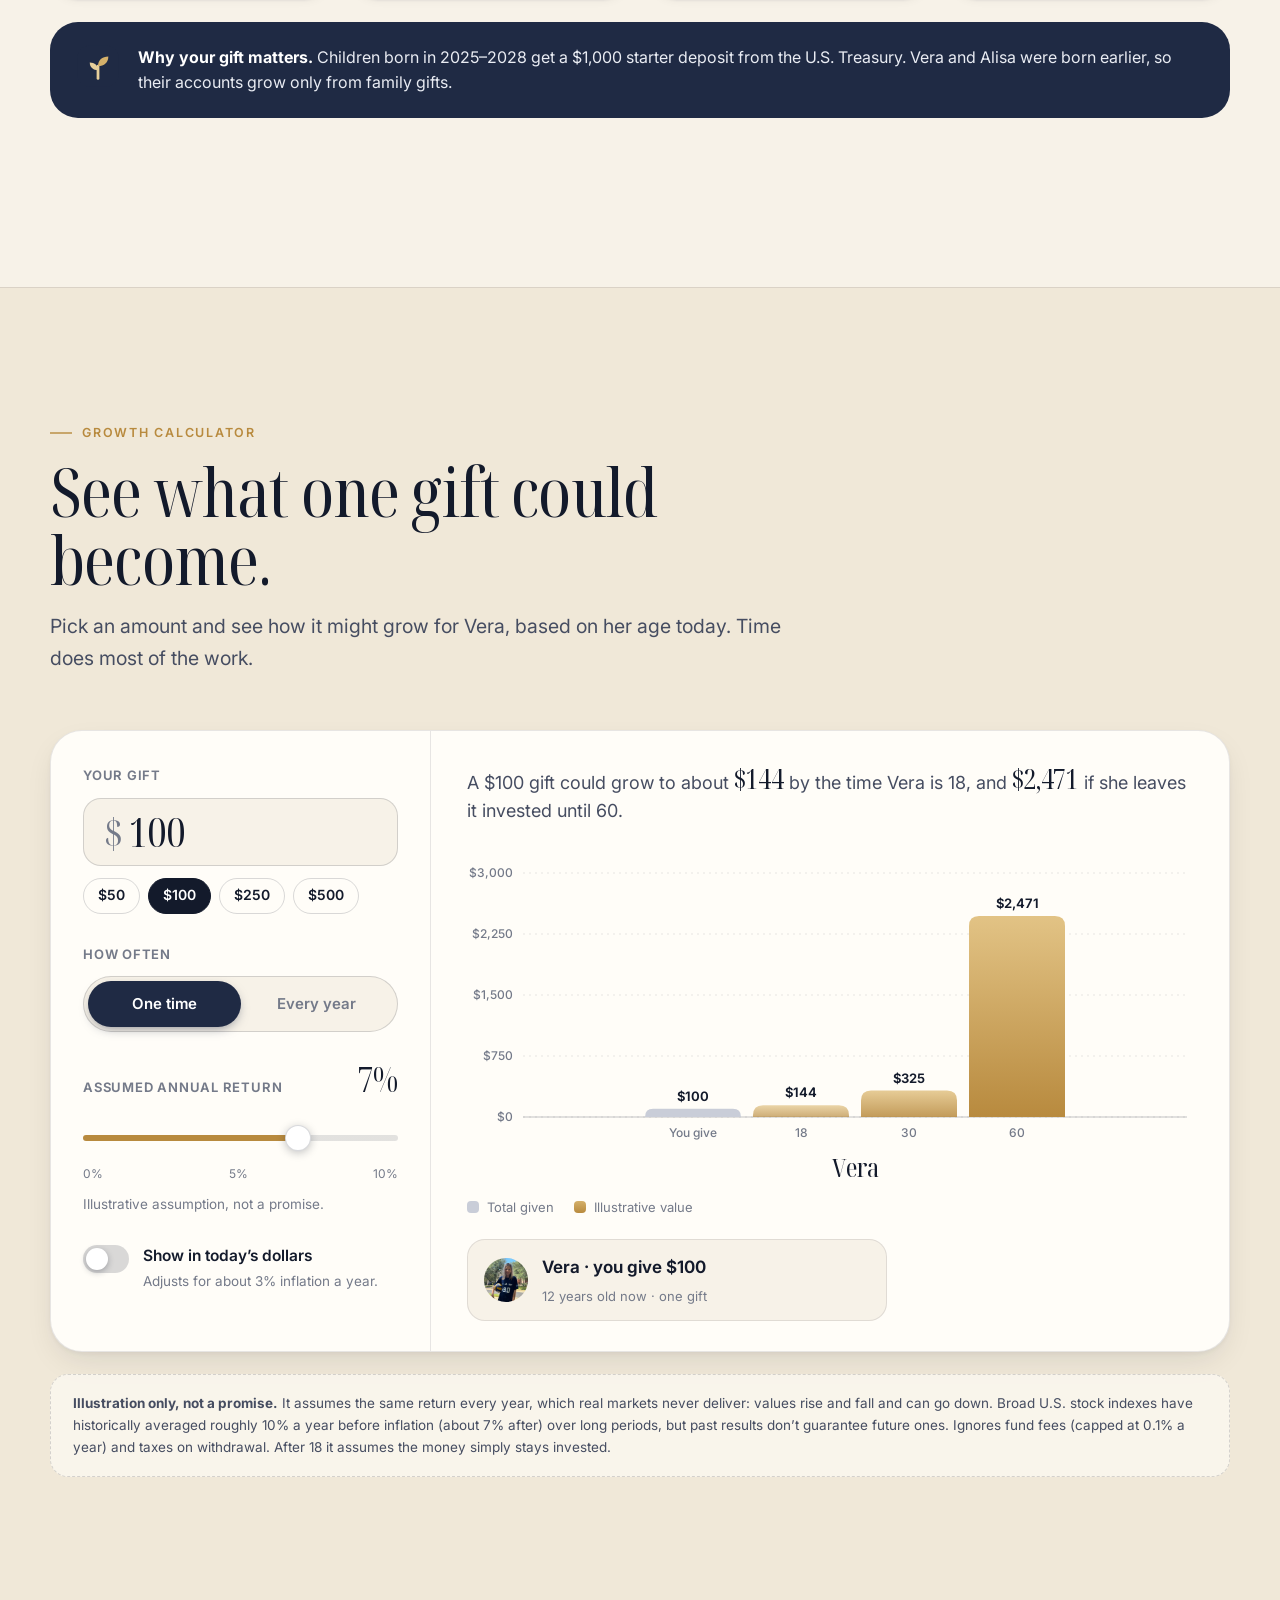
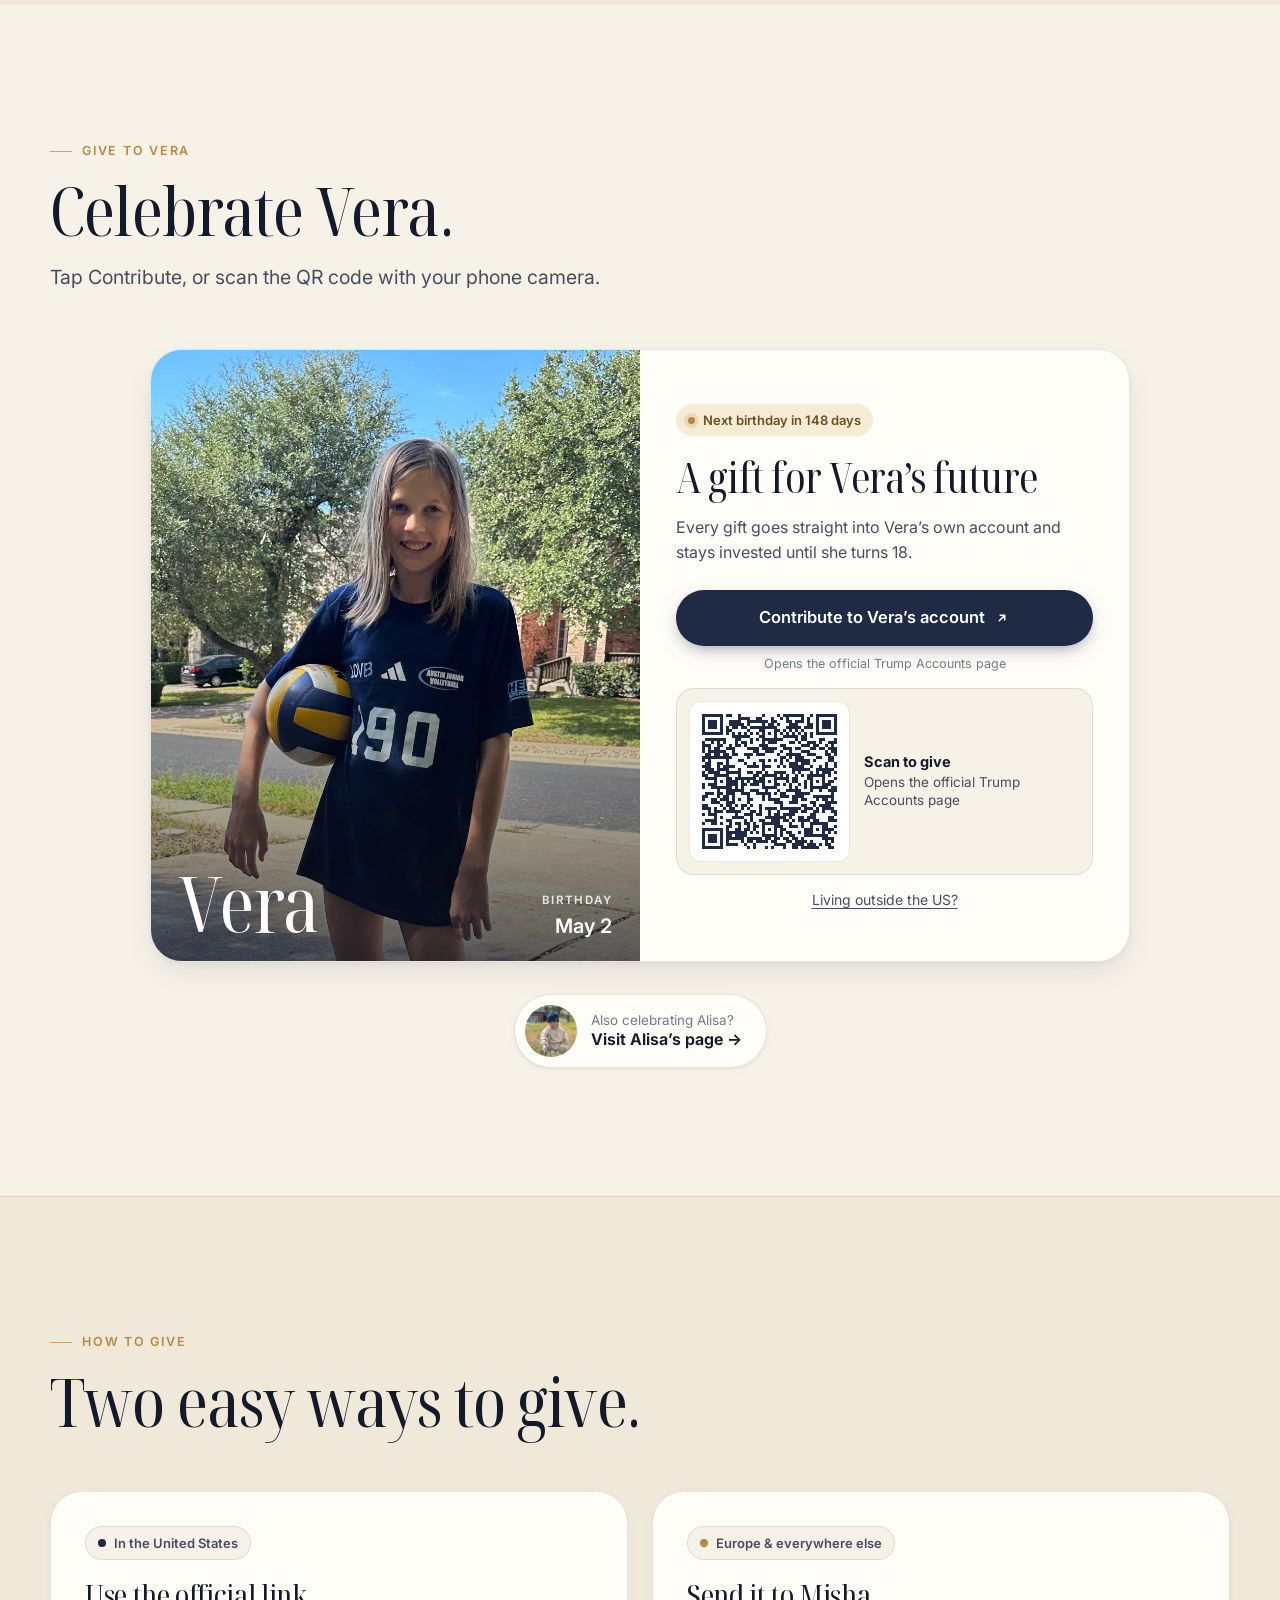
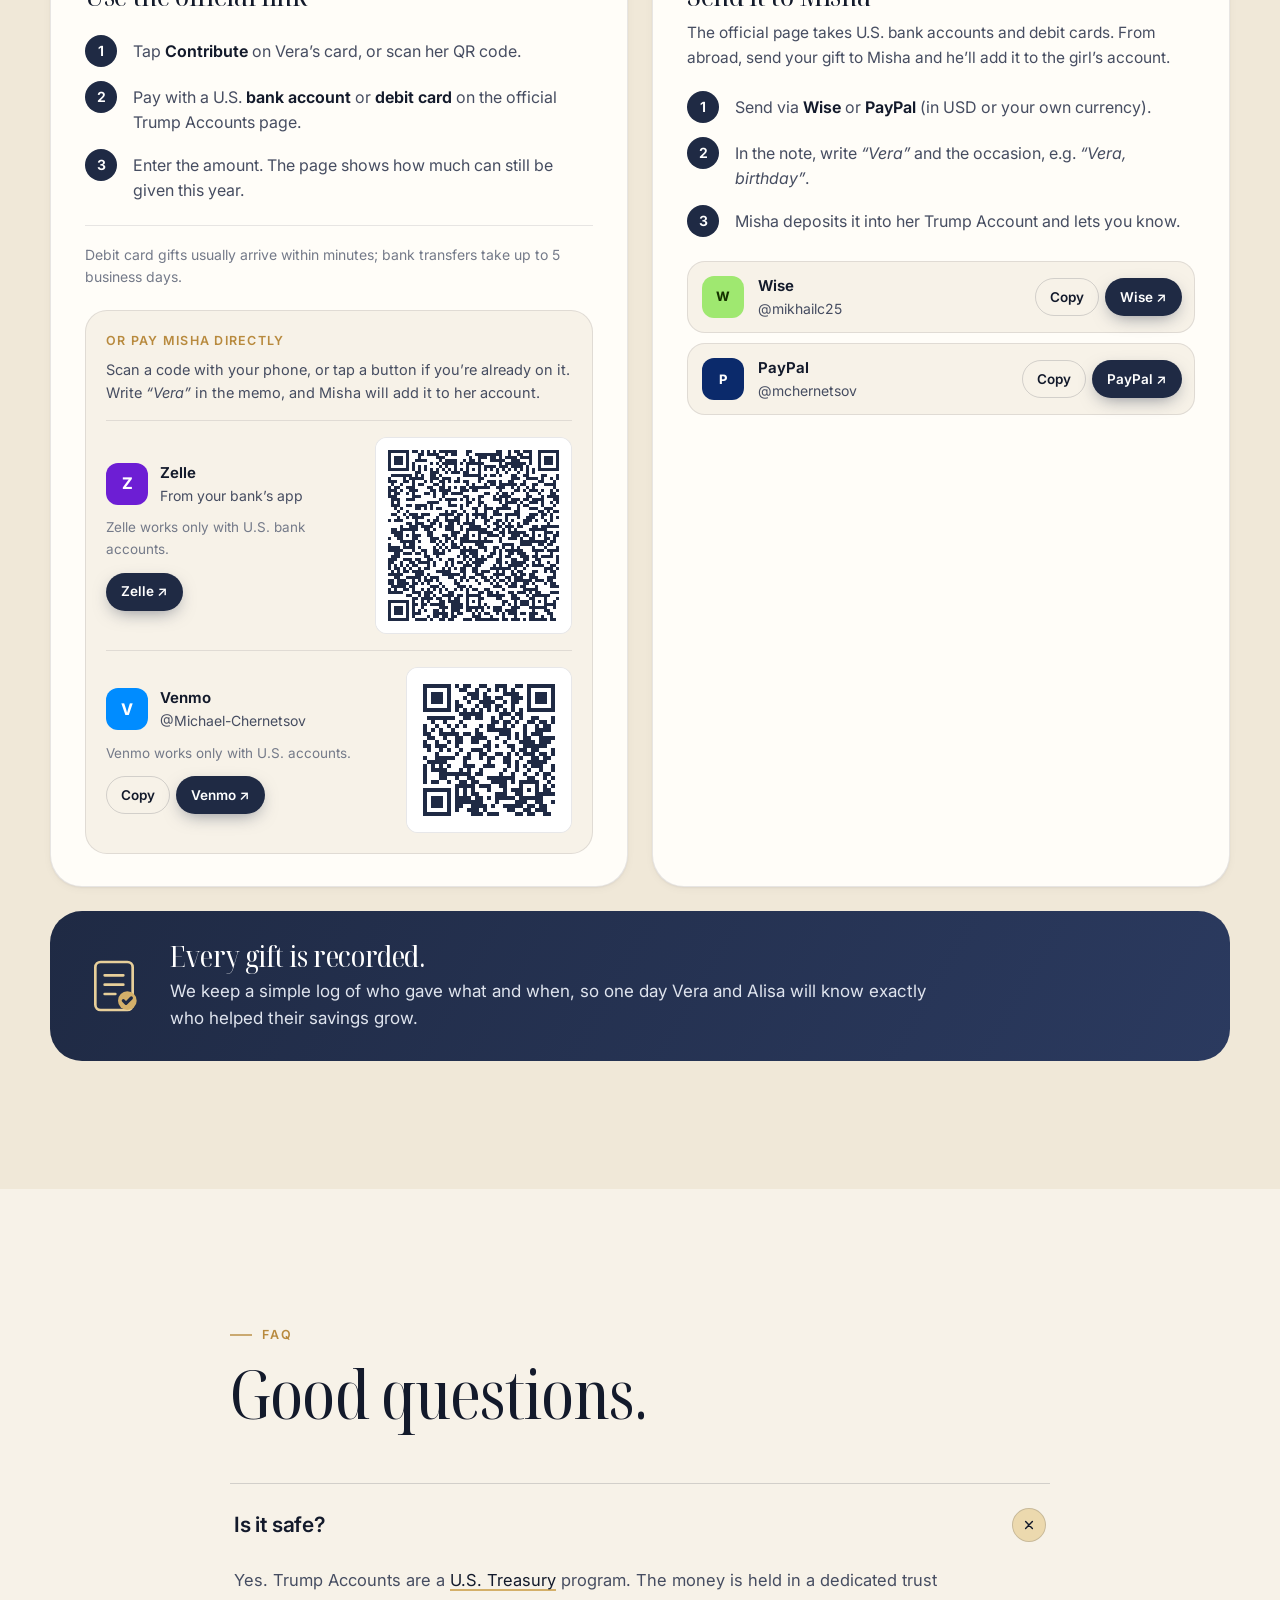
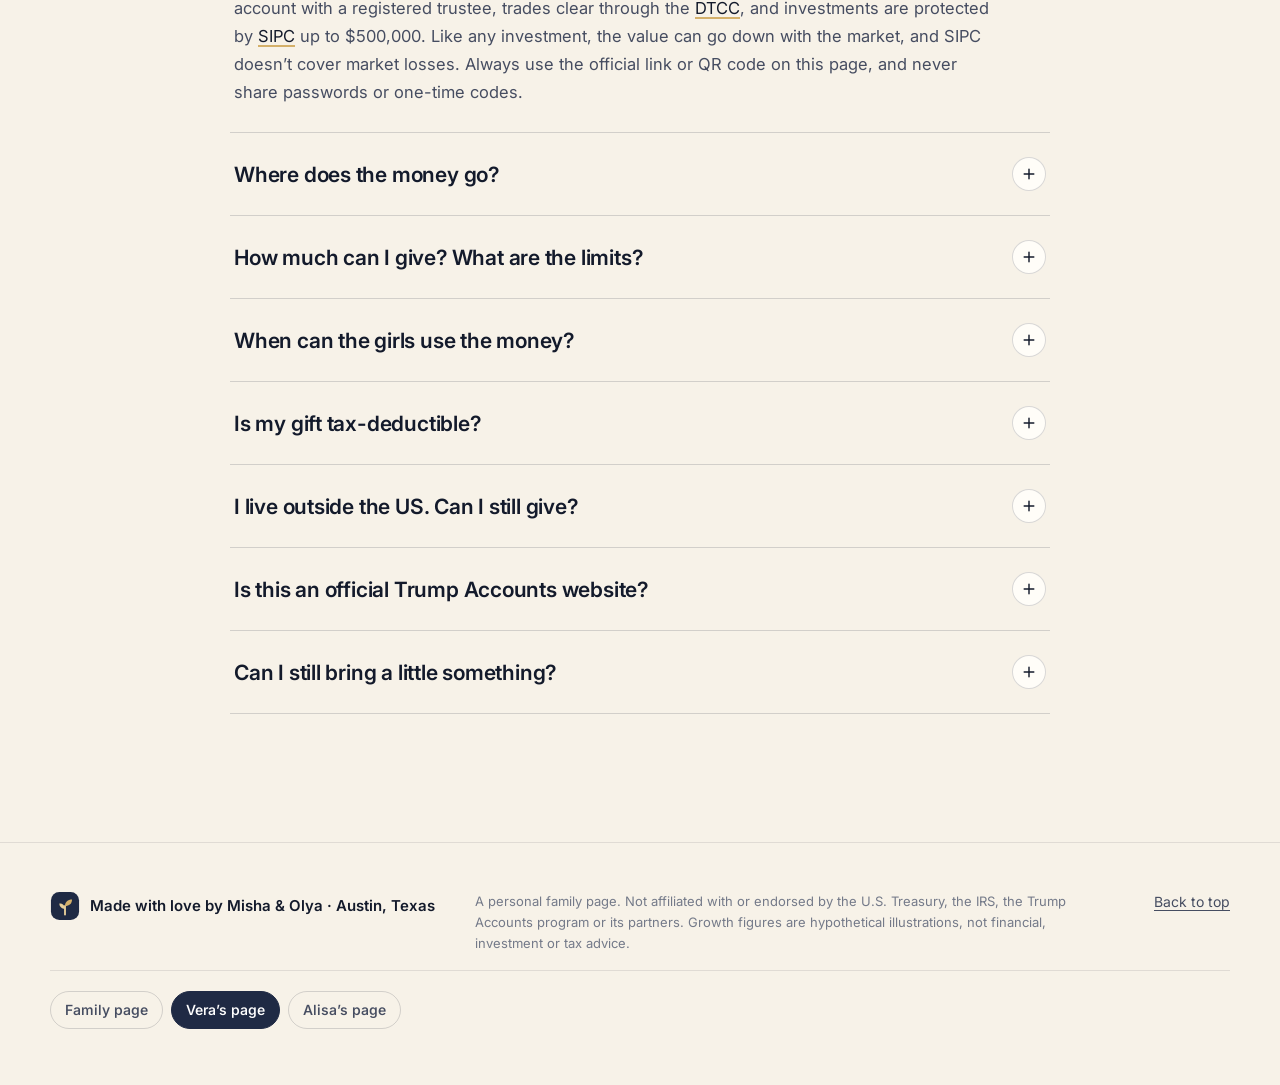
<file: vera/index.html>
<!doctype html>
<html lang="en" data-kid="vera" data-root="../">
<head>
  <!-- Generated from index.html by tools/build_kid_pages.py. Do not edit by hand. -->
  <meta charset="utf-8" />
  <meta name="viewport" content="width=device-width, initial-scale=1, viewport-fit=cover" />
  <title>Vera · A gift that grows</title>
  <meta name="description" content="For Vera’s birthday and holidays: a gift that grows, a contribution to her Trump Account. Подарок, который растёт." />
  <meta name="theme-color" content="#f7f2e8" />
  <meta name="robots" content="noindex" />

  <meta property="og:type" content="website" />
  <meta property="og:title" content="Vera · A gift that grows" />
  <meta property="og:description" content="For Vera’s birthday and holidays: a gift that grows, a contribution to her Trump Account. Подарок, который растёт." />
  <meta property="og:image" content="https://chernetsov.github.io/kids-trump-accounts/assets/img/og-vera.jpg" />
  <meta name="twitter:card" content="summary_large_image" />

  <link rel="icon" href="../assets/img/favicon.svg" type="image/svg+xml" />
  <link rel="preconnect" href="https://fonts.googleapis.com" />
  <link rel="preconnect" href="https://fonts.gstatic.com" crossorigin />
  <link rel="stylesheet" href="https://fonts.googleapis.com/css2?family=Inter:wght@400..700&family=Noto+Serif+Display:ital,wdth,wght@0,62.5..100,300..700;1,62.5..100,300..700&display=swap" />
  <link rel="stylesheet" href="../assets/css/styles.css" />

  <script>
    (function () {
      var saved = null;
      try { saved = localStorage.getItem("lang"); } catch (e) {}
      var nav = (navigator.language || "en").toLowerCase();
      document.documentElement.lang = saved || (nav.indexOf("ru") === 0 ? "ru" : "en");
      document.documentElement.classList.add("js");
    })();
  </script>
  <script src="../assets/js/config.js" defer></script>
  <script src="../assets/js/i18n.js" defer></script>
  <script src="../assets/js/app.js" defer></script>
</head>
<body>
  <a class="skip-link" href="#main" data-i18n="skip">Skip to content</a>

  <header class="nav" id="top">
    <div class="nav__inner">
      <a class="brand" href="../" aria-label="Vera &amp; Alisa">
        <svg class="brand__mark" viewBox="0 0 32 32" aria-hidden="true"><use href="#sprout" /></svg>
        <span data-i18n="brand">Vera &amp; Alisa</span>
      </a>
      <nav class="nav__links" aria-label="Sections">
        <a href="#about" data-i18n="nav.about">What it is</a>
        <a href="#calculator" data-i18n="nav.calc">Growth</a>
        <a href="#kids" data-i18n="nav.kids" data-i18n-kid="kid.nav.kids">The girls</a>
        <a href="#give" data-i18n="nav.give">How to give</a>
        <a href="#faq" data-i18n="nav.faq">FAQ</a>
      </nav>
      <div class="nav__actions">
        <div class="lang" role="group" data-i18n-aria="lang.label" aria-label="Language">
          <button type="button" class="lang__btn" data-lang="en" lang="en">EN</button>
          <button type="button" class="lang__btn" data-lang="ru" lang="ru">RU</button>
        </div>
        <a class="btn btn--primary btn--sm nav__cta" href="#kids" data-i18n="nav.cta">Give a gift</a>
      </div>
    </div>
  </header>

  <main id="main">
    <!-- HERO -->
    <section class="hero">
      <div class="hero__glow" aria-hidden="true"></div>
      <div class="container hero__grid">
        <div class="hero__copy">
          <p class="eyebrow reveal" data-i18n="hero.eyebrow" data-i18n-kid="kid.hero.eyebrow">Birthdays &amp; holidays wish list</p>
          <h1 class="display reveal" data-i18n-html="hero.title" data-i18n-kid="kid.hero.title">Give a gift that <em>grows</em>.</h1>
          <p class="hero__badge reveal">
            <svg viewBox="0 0 20 20" aria-hidden="true"><rect x="2.5" y="4.5" width="15" height="11" rx="2.5" fill="none" stroke="currentColor" stroke-width="1.5"/><path d="M5.5 12.5l3-3 2 2 4-4" fill="none" stroke="currentColor" stroke-width="1.5" stroke-linecap="round" stroke-linejoin="round"/></svg>
            <span data-i18n-html="hero.badge" data-i18n-kid="kid.hero.badge"></span>
          </p>
          <p class="lead reveal" data-i18n-html="hero.lead" data-i18n-kid="kid.hero.lead"></p>
          <div class="hero__ctas reveal">
            <a class="btn btn--primary btn--lg" id="hero-cta" href="#kids" data-i18n="hero.cta1" data-i18n-kid="kid.hero.cta1">Give to Vera or Alisa</a>
            <a class="btn btn--ghost btn--lg" href="#calculator">
              <span data-i18n="hero.cta2">See how it grows</span>
              <svg viewBox="0 0 20 20" aria-hidden="true"><path d="M10 4v12m0 0l-5-5m5 5l5-5" fill="none" stroke="currentColor" stroke-width="1.8" stroke-linecap="round" stroke-linejoin="round"/></svg>
            </a>
          </div>
          <p class="hero__trust reveal">
            <svg viewBox="0 0 20 20" aria-hidden="true"><path d="M10 2l6 2.5v4.8c0 4-2.6 7.2-6 8.7-3.4-1.5-6-4.7-6-8.7V4.5L10 2z" fill="none" stroke="currentColor" stroke-width="1.5"/><path d="M7 10l2 2 4-4" fill="none" stroke="currentColor" stroke-width="1.5" stroke-linecap="round" stroke-linejoin="round"/></svg>
            <span data-i18n="hero.trust"></span>
          </p>
        </div>
        <div class="hero__art reveal" id="hero-art" aria-hidden="true"></div>
      </div>
    </section>

    <!-- ABOUT -->
    <section class="section" id="about" aria-labelledby="about-title">
      <div class="container">
        <header class="section__head reveal">
          <p class="eyebrow" data-i18n="about.eyebrow"></p>
          <h2 class="h2" id="about-title" data-i18n="about.title"></h2>
          <p class="lead" data-i18n-html="about.lead"></p>
        </header>
        <div class="features">
          <article class="feature reveal">
            <div class="feature__icon"><svg viewBox="0 0 24 24" aria-hidden="true"><path d="M3 17l5-5 4 4 8-9" /><path d="M15 7h5v5" /></svg></div>
            <h3 data-i18n="about.c1.title"></h3>
            <p data-i18n-html="about.c1.body"></p>
          </article>
          <article class="feature reveal">
            <div class="feature__icon"><svg viewBox="0 0 24 24" aria-hidden="true"><path d="M12 21V11" /><path d="M12 11c0-4 3-6 7-6 0 4-3 6-7 6z" /><path d="M12 14c0-3-2.5-5-6-5 0 3 2.5 5 6 5z" /></svg></div>
            <h3 data-i18n="about.c2.title"></h3>
            <p data-i18n="about.c2.body"></p>
          </article>
          <article class="feature reveal">
            <div class="feature__icon"><svg viewBox="0 0 24 24" aria-hidden="true"><path d="M7 11V8a5 5 0 0110 0v3" /><rect x="5" y="11" width="14" height="10" rx="2.5" /><path d="M12 15v2" /></svg></div>
            <h3 data-i18n="about.c3.title"></h3>
            <p data-i18n-html="about.c3.body"></p>
          </article>
          <article class="feature reveal">
            <div class="feature__icon"><svg viewBox="0 0 24 24" aria-hidden="true"><rect x="3" y="5" width="18" height="16" rx="2.5" /><path d="M3 10h18M8 3v4M16 3v4" /></svg></div>
            <h3 data-i18n="about.c4.title"></h3>
            <p data-i18n="about.c4.body"></p>
          </article>
        </div>
        <div class="callout reveal">
          <div class="callout__badge" aria-hidden="true">
            <svg viewBox="0 0 32 32"><use href="#sprout" /></svg>
          </div>
          <p data-i18n-html="about.note"></p>
        </div>
        <p class="sources reveal">
          <span data-i18n="about.sources">Sources:</span>
          <a href="https://trumpaccount.com/us/en/support/articles/overview/" target="_blank" rel="noopener"><span data-i18n="about.src1"></span> ↗</a>
          <a href="https://trumpaccount.com/us/en/support/articles/make-a-contribution/" target="_blank" rel="noopener"><span data-i18n="about.src2"></span> ↗</a>
        </p>
      </div>
    </section>

    <!-- CALCULATOR -->
    <section class="section section--tint" id="calculator" aria-labelledby="calc-title">
      <div class="container">
        <header class="section__head reveal">
          <p class="eyebrow" data-i18n="calc.eyebrow"></p>
          <h2 class="h2" id="calc-title" data-i18n="calc.title"></h2>
          <p class="lead" data-i18n="calc.lead" data-i18n-kid="kid.calc.lead"></p>
        </header>

        <div class="calc reveal">
          <form class="calc__controls" id="calc-form" onsubmit="return false">
            <div class="field">
              <label class="field__label" for="amount" data-i18n="calc.amount">Your gift</label>
              <div class="money-input">
                <span aria-hidden="true">$</span>
                <input id="amount" name="amount" type="number" inputmode="numeric" min="10" max="5000" step="10" value="100" />
              </div>
              <div class="chips" role="group" aria-label="Presets">
                <button type="button" class="chip" data-amount="50">$50</button>
                <button type="button" class="chip" data-amount="100">$100</button>
                <button type="button" class="chip" data-amount="250">$250</button>
                <button type="button" class="chip" data-amount="500">$500</button>
              </div>
            </div>

            <fieldset class="field">
              <legend class="field__label" data-i18n="calc.freq">How often</legend>
              <div class="segmented">
                <input type="radio" id="freq-once" name="freq" value="once" checked />
                <label for="freq-once" data-i18n="calc.once">One time</label>
                <input type="radio" id="freq-yearly" name="freq" value="yearly" />
                <label for="freq-yearly" data-i18n="calc.yearly">Every year</label>
                <span class="segmented__thumb" aria-hidden="true"></span>
              </div>
              <p class="field__hint" id="yearly-hint" data-i18n="calc.yearlyHint" hidden></p>
            </fieldset>

            <div class="field">
              <div class="field__row">
                <label class="field__label" for="rate" data-i18n="calc.rate">Assumed annual return</label>
                <output class="field__value" for="rate" id="rate-out">7%</output>
              </div>
              <input class="range" id="rate" name="rate" type="range" min="0" max="10" step="0.5" value="7" aria-describedby="rate-hint" />
              <div class="range__scale" aria-hidden="true"><span>0%</span><span>5%</span><span>10%</span></div>
              <p class="field__hint" id="rate-hint" data-i18n="calc.rateHint"></p>
            </div>

            <label class="switch">
              <input type="checkbox" id="real" name="real" />
              <span class="switch__track" aria-hidden="true"><span class="switch__dot"></span></span>
              <span>
                <span class="switch__label" data-i18n="calc.real">Show in today’s dollars</span>
                <span class="field__hint" id="real-hint"></span>
              </span>
            </label>
          </form>

          <div class="calc__results">
            <p class="calc__summary" id="calc-summary" aria-live="polite"></p>
            <div class="chart" id="chart" role="img"></div>
            <div class="chart__legend" aria-hidden="true">
              <span><i class="sw sw--given"></i><span data-i18n="calc.legendGiven"></span></span>
              <span><i class="sw sw--value"></i><span data-i18n="calc.legendValue"></span></span>
            </div>
            <div class="kid-stats" id="kid-stats"></div>
          </div>
        </div>
        <p class="disclaimer reveal" data-i18n-html="calc.disclaimer"></p>
      </div>
    </section>

    <!-- KIDS -->
    <section class="section" id="kids" aria-labelledby="kids-title">
      <div class="container">
        <header class="section__head reveal">
          <p class="eyebrow" data-i18n="kids.eyebrow" data-i18n-kid="kid.kids.eyebrow"></p>
          <h2 class="h2" id="kids-title" data-i18n="kids.title" data-i18n-kid="kid.kids.title"></h2>
          <p class="lead" data-i18n="kids.lead" data-i18n-kid="kid.kids.lead"></p>
        </header>
        <div class="kids" id="kids-list"></div>
      </div>
    </section>

    <!-- HOW TO GIVE -->
    <section class="section section--tint" id="give" aria-labelledby="give-title">
      <div class="container">
        <header class="section__head reveal">
          <p class="eyebrow" data-i18n="give.eyebrow"></p>
          <h2 class="h2" id="give-title" data-i18n="give.title"></h2>
        </header>
        <div class="ways">
          <article class="way reveal">
            <p class="tag"><span class="tag__dot tag__dot--us"></span><span data-i18n="give.us.tag"></span></p>
            <h3 class="h3" data-i18n="give.us.title"></h3>
            <ol class="steps">
              <li data-i18n-html="give.us.s1" data-i18n-kid="kid.give.us.s1"></li>
              <li data-i18n-html="give.us.s2"></li>
              <li data-i18n-html="give.us.s3"></li>
            </ol>
            <p class="way__note" data-i18n="give.us.note"></p>
            <div class="direct" id="direct" hidden>
              <h4 class="direct__title" data-i18n="give.direct.title"></h4>
              <p class="direct__text" data-i18n-html="give.direct.text" data-i18n-kid="kid.give.direct.text"></p>
              <div id="direct-methods"></div>
            </div>
          </article>
          <article class="way reveal">
            <p class="tag"><span class="tag__dot tag__dot--world"></span><span data-i18n="give.ab.tag"></span></p>
            <h3 class="h3" data-i18n="give.ab.title"></h3>
            <p class="way__lead" data-i18n="give.ab.lead"></p>
            <ol class="steps">
              <li data-i18n-html="give.ab.s1"></li>
              <li data-i18n-html="give.ab.s2" data-i18n-kid="kid.give.ab.s2"></li>
              <li data-i18n-html="give.ab.s3"></li>
            </ol>
            <div class="pay" id="pay-methods"></div>
          </article>
        </div>
        <div class="record reveal">
          <svg viewBox="0 0 48 48" aria-hidden="true" class="record__icon"><rect x="10" y="6" width="28" height="36" rx="4"/><path d="M17 16h14M17 23h14M17 30h8"/><circle cx="34" cy="35" r="7" class="record__seal"/><path d="M31 35l2 2 4-4" class="record__check"/></svg>
          <div>
            <h3 class="h3" data-i18n="give.record.title"></h3>
            <p data-i18n="give.record.body"></p>
            <a class="link-arrow" id="contact-link" hidden><span data-i18n="give.contact"></span> →</a>
          </div>
        </div>
      </div>
    </section>

    <!-- FAQ -->
    <section class="section" id="faq" aria-labelledby="faq-title">
      <div class="container container--narrow">
        <header class="section__head reveal">
          <p class="eyebrow" data-i18n="faq.eyebrow"></p>
          <h2 class="h2" id="faq-title" data-i18n="faq.title"></h2>
        </header>
        <div class="faq reveal">
          <details open><summary data-i18n="faq.q1"></summary><div class="faq__a" data-i18n-html="faq.a1"></div></details>
          <details><summary data-i18n="faq.q2"></summary><div class="faq__a" data-i18n-html="faq.a2"></div></details>
          <details><summary data-i18n="faq.q3"></summary><div class="faq__a" data-i18n-html="faq.a3"></div></details>
          <details><summary data-i18n="faq.q4"></summary><div class="faq__a" data-i18n-html="faq.a4"></div></details>
          <details><summary data-i18n="faq.q5"></summary><div class="faq__a" data-i18n-html="faq.a5"></div></details>
          <details><summary data-i18n="faq.q6"></summary><div class="faq__a" data-i18n-html="faq.a6"></div></details>
          <details><summary data-i18n="faq.q7"></summary><div class="faq__a" data-i18n-html="faq.a7"></div></details>
          <details><summary data-i18n="faq.q8"></summary><div class="faq__a" data-i18n-html="faq.a8"></div></details>
        </div>
      </div>
    </section>
  </main>

  <footer class="footer">
    <div class="container footer__inner">
      <div class="footer__brand">
        <svg class="brand__mark" viewBox="0 0 32 32" aria-hidden="true"><use href="#sprout" /></svg>
        <span data-i18n="footer.made"></span>
      </div>
      <p class="footer__legal" data-i18n="footer.legal"></p>
      <a class="footer__top" href="#top" data-i18n="footer.top">Back to top</a>
      <nav class="footer__pages" id="footer-pages" data-i18n-aria="footer.pagesLabel"></nav>
    </div>
  </footer>

  <svg width="0" height="0" style="position:absolute" aria-hidden="true">
    <symbol id="sprout" viewBox="0 0 32 32">
      <rect x="1" y="1" width="30" height="30" rx="9" fill="#1f2a44" />
      <path d="M16 25v-9" stroke="#e7cf9a" stroke-width="2" stroke-linecap="round" />
      <path d="M16 16c0-4.4 3-7 7.5-7 0 4.4-3 7-7.5 7z" fill="#d4b06a" />
      <path d="M16 19c0-3.4-2.4-5.6-6-5.6 0 3.4 2.4 5.6 6 5.6z" fill="#e7cf9a" />
    </symbol>
  </svg>

  <noscript>
    <style>.reveal{opacity:1!important;transform:none!important}</style>
  </noscript>
</body>
</html>
</file>
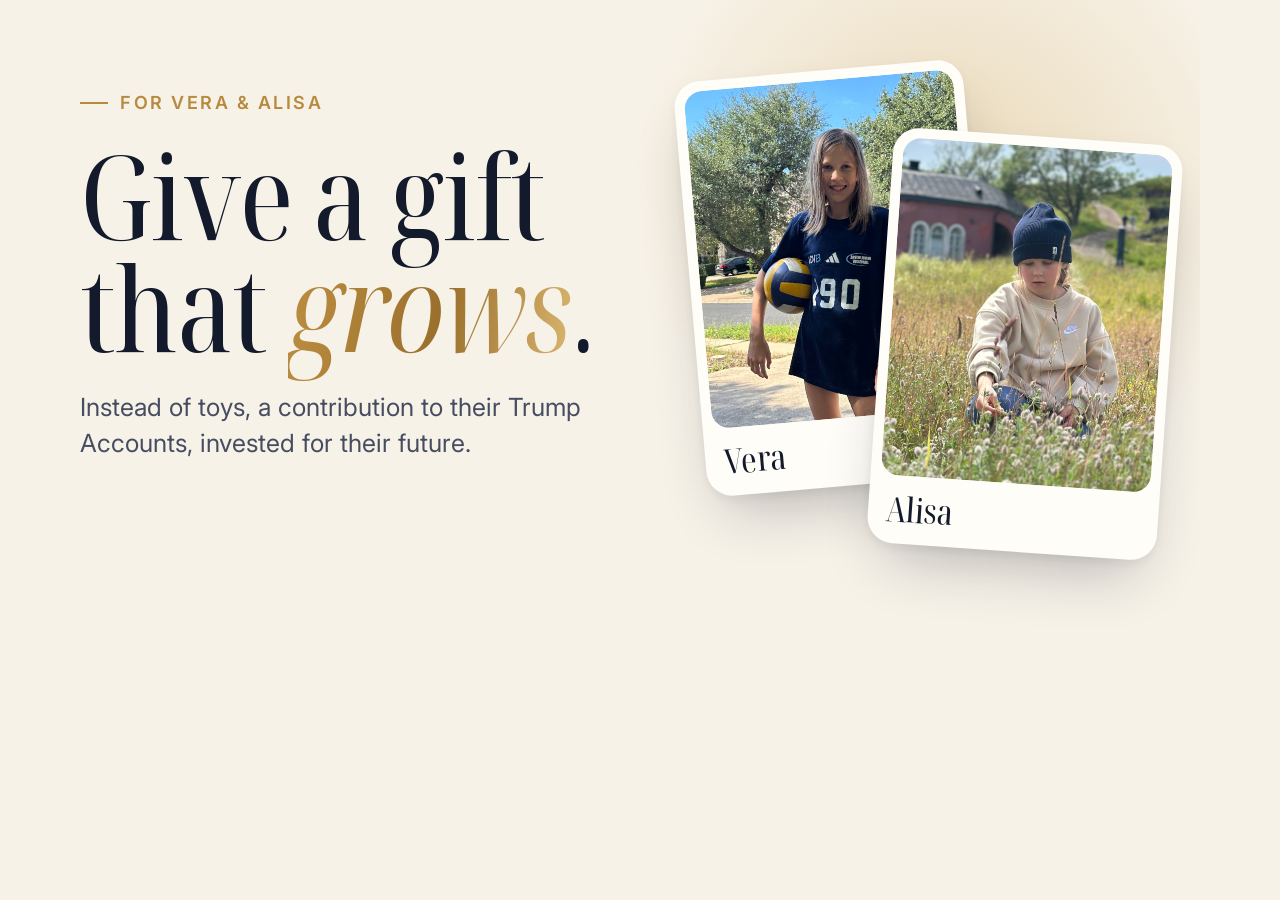
<file: tools/og-image.html>
<!doctype html>
<!-- Source for assets/img/og-image.jpg (the link preview in WhatsApp/Telegram/iMessage).
     Re-render at 1200x630 with any headless browser if the photos change. -->
<html lang="en">
<head>
<meta charset="utf-8" />
<link rel="stylesheet" href="https://fonts.googleapis.com/css2?family=Inter:wght@400..700&family=Noto+Serif+Display:ital,wdth,wght@0,62.5..100,300..700;1,62.5..100,300..700&display=swap" />
<style>
  html, body { margin: 0; width: 1200px; height: 630px; overflow: hidden; }
  body { background: #f7f2e8; font-family: Inter, sans-serif; color: #131a2b; position: relative; }
  .glow { position: absolute; right: -200px; top: -260px; width: 900px; height: 900px; background: radial-gradient(closest-side, rgba(212,176,106,.38), rgba(212,176,106,0) 70%); }
  .copy { position: absolute; left: 80px; top: 92px; width: 560px; }
  .eyebrow { font-size: 18px; font-weight: 600; letter-spacing: .14em; text-transform: uppercase; color: #b88a3e; display: flex; align-items: center; gap: 12px; }
  .eyebrow::before { content: ""; width: 28px; height: 2px; background: currentColor; }
  h1 { font-family: "Noto Serif Display", serif; font-stretch: 72%; font-weight: 400; font-size: 118px; line-height: .95; margin: 26px 0 26px; letter-spacing: -.01em; }
  h1 em { font-style: italic; background: linear-gradient(100deg, #b88a3e 10%, #9a6f2c 55%, #d4b06a 95%); -webkit-background-clip: text; color: transparent; }
  p { font-size: 25px; line-height: 1.45; color: #464d61; margin: 0; }
  .card { position: absolute; width: 270px; background: #fffdf8; padding: 10px 10px 0; border-radius: 26px; box-shadow: 0 4px 10px rgba(19,26,43,.05), 0 30px 60px -20px rgba(19,26,43,.3); }
  .card img { width: 100%; aspect-ratio: 4/5; object-fit: cover; border-radius: 18px; display: block; }
  .card div { font-family: "Noto Serif Display", serif; font-stretch: 72%; font-size: 34px; padding: 10px 8px 12px; }
  .a { left: 690px; top: 70px; transform: rotate(-5deg); }
  .b { left: 880px; top: 136px; transform: rotate(4deg); }
</style>
</head>
<body>
  <div class="glow"></div>
  <div class="copy">
    <div class="eyebrow">For Vera &amp; Alisa</div>
    <h1>Give a gift<br>that <em>grows</em>.</h1>
    <p>Instead of toys, a contribution to their Trump Accounts, invested for their future.</p>
  </div>
  <div class="card a"><img src="../assets/photos/vera.jpg" alt=""><div>Vera</div></div>
  <div class="card b"><img src="../assets/photos/alisa.jpg" alt=""><div>Alisa</div></div>
  <script>
    // og-image.html?kid=vera renders the preview for a child's own page (assets/img/og-vera.jpg).
    var KIDS = { vera: ["Vera", "May 2"], alisa: ["Alisa", "August 28"] };
    var id = new URLSearchParams(location.search).get("kid");
    if (KIDS[id]) {
      var name = KIDS[id][0];
      document.querySelector(".eyebrow").textContent = name + "’s birthday · " + KIDS[id][1];
      document.querySelector("h1").innerHTML = "Give " + name + "<br>a gift that <em>grows</em>.";
      document.querySelector("p").textContent = "Instead of toys, a contribution to her Trump Account, invested for her future.";
      document.querySelectorAll(".card").forEach(function (c) { c.remove(); });
      var card = document.createElement("div");
      card.className = "card solo";
      card.innerHTML = '<img src="../assets/photos/' + id + '.jpg" alt=""><div>' + name + "</div>";
      document.body.appendChild(card);
    }
  </script>
  <style>.solo { width: 330px; left: 790px; top: 34px; transform: rotate(-3deg); }</style>
</body>
</html>
</file>
<file: assets/css/styles.css>
/* ───────────────────────── Tokens ───────────────────────── */
:root {
  --bg: #f7f2e8;
  --bg-tint: #f0e8d8;
  --surface: #fffdf8;
  --ink: #131a2b;
  --ink-2: #464d61;
  --muted: #747a89;
  --navy: #1f2a44;
  --navy-2: #2d3b5e;
  --gold: #b88a3e;
  --gold-2: #d4b06a;
  --gold-3: #ecd9ae;
  --line: rgba(19, 26, 43, 0.1);
  --line-2: rgba(19, 26, 43, 0.16);
  --ok: #2f7a55;

  --serif: "Noto Serif Display", "Iowan Old Style", "Times New Roman", serif;
  --sans: "Inter", ui-sans-serif, system-ui, -apple-system, "Segoe UI", Roboto, sans-serif;

  --radius: 28px;
  --radius-sm: 16px;
  --shadow-sm: 0 1px 2px rgba(19, 26, 43, 0.05), 0 2px 8px rgba(19, 26, 43, 0.04);
  --shadow: 0 2px 4px rgba(19, 26, 43, 0.04), 0 12px 32px -8px rgba(19, 26, 43, 0.12);
  --shadow-lg: 0 4px 10px rgba(19, 26, 43, 0.05), 0 30px 60px -20px rgba(19, 26, 43, 0.28);
  --ease: cubic-bezier(0.22, 1, 0.36, 1);
  --nav-h: 68px;
}

/* ───────────────────────── Base ───────────────────────── */
*,
*::before,
*::after { box-sizing: border-box; }

html {
  scroll-behavior: smooth;
  scroll-padding-top: calc(var(--nav-h) + 12px);
  -webkit-text-size-adjust: 100%;
}
body {
  margin: 0;
  background: var(--bg);
  color: var(--ink);
  font: 400 17px/1.6 var(--sans);
  -webkit-font-smoothing: antialiased;
  text-rendering: optimizeLegibility;
  overflow-x: hidden;
}
img { max-width: 100%; display: block; }
[hidden] { display: none !important; }
a { color: inherit; }
button, input { font: inherit; color: inherit; }
:focus-visible { outline: 2.5px solid var(--gold); outline-offset: 3px; border-radius: 8px; }
::selection { background: var(--gold-3); }

.skip-link {
  position: absolute; left: 12px; top: -60px; z-index: 100;
  background: var(--navy); color: #fff; padding: 10px 16px; border-radius: 999px; text-decoration: none;
  transition: top 0.2s;
}
.skip-link:focus { top: 12px; }

.container { width: min(1180px, 100% - 48px); margin-inline: auto; }
.container--narrow { width: min(820px, 100% - 48px); }

.eyebrow {
  display: inline-flex; align-items: center; gap: 10px;
  margin: 0 0 18px;
  font: 600 12.5px/1 var(--sans); letter-spacing: 0.14em; text-transform: uppercase;
  color: var(--gold);
}
.eyebrow::before { content: ""; width: 22px; height: 1.5px; background: currentColor; opacity: 0.7; }

.display, .h2, .h3, .calc__summary strong {
  font-family: var(--serif);
  font-stretch: 72%;
  font-weight: 400;
  letter-spacing: -0.012em;
}
.display {
  margin: 0 0 24px;
  font-size: clamp(54px, 8.6vw, 112px);
  line-height: 0.95;
}
.display em, .h2 em {
  font-style: italic;
  background: linear-gradient(100deg, var(--gold) 10%, #9a6f2c 55%, var(--gold-2) 95%);
  -webkit-background-clip: text; background-clip: text; color: transparent;
  padding-right: 0.06em;
}
.h2 {
  margin: 0 0 18px;
  font-size: clamp(40px, 5.6vw, 68px);
  line-height: 1;
}
html[lang="ru"] .display { font-size: clamp(50px, 7vw, 92px); }
.h3 { margin: 0 0 10px; font-size: 30px; line-height: 1.1; }
.lead { margin: 0; font-size: clamp(17px, 1.6vw, 19.5px); line-height: 1.6; color: var(--ink-2); max-width: 40em; }

/* ───────────────────────── Buttons ───────────────────────── */
.btn {
  --h: 48px;
  display: inline-flex; align-items: center; justify-content: center; gap: 8px;
  min-height: var(--h); padding: 0 24px;
  border-radius: 999px; border: 1px solid transparent;
  font: 600 15.5px/1.2 var(--sans); text-decoration: none; text-align: center;
  cursor: pointer;
  transition: transform 0.25s var(--ease), background-color 0.2s, box-shadow 0.25s var(--ease), border-color 0.2s;
}
.btn svg { width: 18px; height: 18px; }
.btn--sm { --h: 40px; padding: 0 18px; font-size: 14.5px; }
.btn--lg { --h: 56px; padding: 0 26px; font-size: 16.5px; }
.btn--primary { background: var(--navy); color: #fff; box-shadow: 0 6px 18px -6px rgba(31, 42, 68, 0.55); }
.btn--primary:hover { background: var(--navy-2); transform: translateY(-1px); box-shadow: 0 10px 24px -8px rgba(31, 42, 68, 0.6); }
.btn--ghost { background: transparent; border-color: var(--line-2); color: var(--ink); }
.btn--ghost:hover { background: var(--surface); border-color: var(--ink); }
.btn--gold { background: linear-gradient(180deg, #d9b56f, #b88a3e); color: #1b1407; box-shadow: 0 8px 20px -8px rgba(184, 138, 62, 0.8); }
.btn--gold:hover { transform: translateY(-1px); filter: brightness(1.04); }
.btn[aria-disabled="true"] {
  background: repeating-linear-gradient(-45deg, rgba(19,26,43,0.04) 0 8px, transparent 8px 16px), var(--bg);
  color: var(--muted); border: 1.5px dashed var(--line-2); box-shadow: none; cursor: not-allowed; transform: none;
}

/* ───────────────────────── Nav ───────────────────────── */
.nav {
  position: sticky; top: 0; z-index: 50;
  height: var(--nav-h);
  background: color-mix(in srgb, var(--bg) 78%, transparent);
  backdrop-filter: saturate(1.4) blur(14px);
  -webkit-backdrop-filter: saturate(1.4) blur(14px);
  border-bottom: 1px solid transparent;
  transition: border-color 0.3s, background-color 0.3s;
}
.nav.is-scrolled { border-bottom-color: var(--line); }
.nav__inner {
  height: 100%; width: min(1240px, 100% - 40px); margin-inline: auto;
  display: flex; align-items: center; gap: 28px;
}
.brand { display: inline-flex; align-items: center; gap: 10px; text-decoration: none; font-weight: 650; font-size: 16px; letter-spacing: -0.01em; white-space: nowrap; }
.brand__mark { width: 30px; height: 30px; flex: none; }
.nav__links { display: flex; gap: 4px; margin-left: 8px; }
.nav__links a {
  padding: 8px 12px; border-radius: 999px; text-decoration: none; font-size: 14.5px; color: var(--ink-2);
  transition: background-color 0.2s, color 0.2s;
}
.nav__links a:hover { background: rgba(19, 26, 43, 0.06); color: var(--ink); }
.nav__actions { margin-left: auto; display: flex; align-items: center; gap: 12px; }

.lang {
  display: inline-flex; padding: 3px; gap: 2px;
  border: 1px solid var(--line-2); border-radius: 999px; background: var(--surface);
}
.lang__btn {
  min-width: 40px; height: 32px; padding: 0 10px; border: 0; border-radius: 999px; background: transparent;
  font-size: 13px; font-weight: 650; letter-spacing: 0.04em; color: var(--muted); cursor: pointer;
  transition: background-color 0.2s, color 0.2s;
}
.lang__btn[aria-pressed="true"] { background: var(--navy); color: #fff; }
.lang__btn:not([aria-pressed="true"]):hover { color: var(--ink); }

/* ───────────────────────── Hero ───────────────────────── */
.hero { position: relative; padding: clamp(40px, 7vw, 96px) 0 clamp(64px, 9vw, 120px); overflow: hidden; }
.hero__glow {
  position: absolute; inset: -20% -10% auto auto; width: 70vw; height: 70vw; max-width: 900px; max-height: 900px;
  background: radial-gradient(closest-side, rgba(212, 176, 106, 0.32), rgba(212, 176, 106, 0) 70%);
  pointer-events: none;
}
.hero__grid { position: relative; display: grid; grid-template-columns: 1.08fr 1fr; gap: clamp(32px, 5vw, 72px); align-items: center; }
.hero__copy .lead { margin-bottom: 34px; }
.hero__copy .lead strong { color: var(--ink); font-weight: 650; }
.hero__badge { display: flex; align-items: center; gap: 12px; margin: 0 0 18px; font-size: 17.5px; line-height: 1.4; color: var(--ink); font-weight: 500; }
.hero__badge svg { width: 34px; height: 34px; padding: 7px; flex: none; border-radius: 50%; background: rgba(212, 176, 106, 0.22); color: #8a6424; }
.hero__badge strong { font-weight: 700; white-space: nowrap; background: linear-gradient(transparent 60%, rgba(212, 176, 106, 0.42) 60%); }
.hero__ctas { display: flex; flex-wrap: wrap; gap: 12px; }
.hero__trust {
  display: flex; align-items: center; gap: 8px; margin: 26px 0 0;
  font-size: 14px; color: var(--muted);
}
.hero__trust svg { width: 18px; height: 18px; flex: none; color: var(--gold); }

.hero__art { position: relative; aspect-ratio: 1 / 1.06; max-width: 560px; justify-self: center; width: 100%; }
.polaroid {
  position: absolute; width: 53%; margin: 0;
  background: var(--surface); padding: 10px 10px 0; border-radius: 26px;
  box-shadow: var(--shadow-lg);
  transition: transform 0.8s var(--ease);
}
.polaroid__img { aspect-ratio: 4 / 5; border-radius: 18px; overflow: hidden; background: var(--bg-tint); }
.polaroid__img img, .polaroid__img .ph { width: 100%; height: 100%; object-fit: cover; }
.polaroid__cap { display: flex; align-items: baseline; gap: 10px; padding: 12px 8px 14px; white-space: nowrap; }
.polaroid__name { font-family: var(--serif); font-stretch: 72%; font-size: 30px; line-height: 1; }
.polaroid__date { font-size: 13px; color: var(--muted); }
.polaroid--a { left: 1%; top: 6%; transform: rotate(-5deg); z-index: 1; }
.polaroid--b { right: 1%; top: 21%; transform: rotate(4deg); z-index: 2; }
.hero__art:hover .polaroid--a { transform: rotate(-7deg) translateX(-8px); }
.hero__art:hover .polaroid--b { transform: rotate(6deg) translateX(8px); }

.growth-chip {
  position: absolute; z-index: 3; right: -4%; top: 0;
  display: flex; align-items: center; gap: 14px;
  padding: 14px 18px 14px 14px; border-radius: 20px;
  background: rgba(255, 253, 248, 0.92); backdrop-filter: blur(10px); -webkit-backdrop-filter: blur(10px);
  border: 1px solid var(--line); box-shadow: var(--shadow);
  animation: float 6s ease-in-out infinite;
}
.growth-chip__spark { width: 64px; height: 40px; flex: none; }
.growth-chip__today { font-size: 13px; color: var(--muted); }
.growth-chip__later { font-weight: 650; font-size: 16.5px; line-height: 1.25; }
.growth-chip__note { font-size: 11.5px; color: var(--muted); margin-top: 2px; }
@keyframes float { 50% { transform: translateY(-8px); } }

/* ───────────────────────── Sections ───────────────────────── */
.section { padding: clamp(72px, 10vw, 128px) 0; position: relative; }
.section--tint { background: var(--bg-tint); }
.section--tint::before {
  content: ""; position: absolute; inset: 0 0 auto; height: 1px; background: var(--line);
}
.section__head { margin-bottom: clamp(36px, 5vw, 56px); max-width: 760px; }

/* About */
.features { display: grid; grid-template-columns: repeat(4, 1fr); gap: 18px; }
.feature {
  background: var(--surface); border: 1px solid var(--line); border-radius: var(--radius);
  padding: 28px 26px 30px; box-shadow: var(--shadow-sm);
  transition: transform 0.4s var(--ease), box-shadow 0.4s var(--ease);
}
.feature:hover { transform: translateY(-4px); box-shadow: var(--shadow); }
.feature h3 { margin: 22px 0 10px; font-size: 18.5px; line-height: 1.25; font-weight: 650; letter-spacing: -0.01em; }
.feature p { margin: 0; color: var(--ink-2); font-size: 15.5px; line-height: 1.6; }
.feature__icon {
  width: 52px; height: 52px; border-radius: 16px; display: grid; place-items: center;
  background: linear-gradient(145deg, #f6e9cb, #e2c58a); box-shadow: inset 0 1px 0 rgba(255,255,255,0.7), 0 4px 10px -4px rgba(184,138,62,0.6);
}
.feature__icon svg { width: 26px; height: 26px; fill: none; stroke: #5b4214; stroke-width: 1.8; stroke-linecap: round; stroke-linejoin: round; }

.callout {
  margin-top: 22px; display: flex; gap: 18px; align-items: center;
  padding: 22px 26px; border-radius: var(--radius);
  background: var(--navy); color: #e9ecf3;
}
.callout p { margin: 0; font-size: 16px; line-height: 1.6; }
.callout strong { color: #fff; }
.callout__badge svg { width: 44px; height: 44px; }
.sources { margin: 18px 4px 0; font-size: 14px; color: var(--muted); display: flex; gap: 6px 18px; flex-wrap: wrap; }
.sources a { color: var(--ink-2); text-underline-offset: 3px; text-decoration-color: var(--line-2); }
.sources a:hover { color: var(--ink); text-decoration-color: currentColor; }

/* ───────────────────────── Calculator ───────────────────────── */
.calc {
  display: grid; grid-template-columns: minmax(300px, 380px) 1fr;
  background: var(--surface); border: 1px solid var(--line); border-radius: 32px; box-shadow: var(--shadow);
  overflow: hidden;
}
.calc__controls { padding: 34px 32px; border-right: 1px solid var(--line); display: grid; gap: 30px; align-content: start; }
.calc__results { padding: 34px 36px 30px; min-width: 0; }

.field { border: 0; padding: 0; margin: 0; min-width: 0; }
.field__label { display: block; font-size: 13px; font-weight: 650; letter-spacing: 0.06em; text-transform: uppercase; color: var(--muted); margin-bottom: 12px; padding: 0; }
.field__row { display: flex; justify-content: space-between; align-items: baseline; }
.field__value { font-family: var(--serif); font-stretch: 72%; font-size: 34px; line-height: 1; }
.field__hint { display: block; margin: 10px 0 0; font-size: 13.5px; line-height: 1.5; color: var(--muted); }

.money-input {
  display: flex; align-items: center; gap: 4px;
  height: 68px; padding: 0 20px; border-radius: 18px;
  border: 1.5px solid var(--line-2); background: var(--bg);
  font-family: var(--serif); font-stretch: 72%; font-size: 40px;
  transition: border-color 0.2s, box-shadow 0.2s;
}
.money-input:focus-within { border-color: var(--navy); box-shadow: 0 0 0 4px rgba(31, 42, 68, 0.1); }
.money-input span { color: var(--muted); }
.money-input input {
  width: 100%; border: 0; outline: 0; background: transparent;
  font: inherit; font-stretch: 72%; -moz-appearance: textfield; appearance: textfield;
}
.money-input input::-webkit-outer-spin-button, .money-input input::-webkit-inner-spin-button { -webkit-appearance: none; margin: 0; }
.chips { display: flex; gap: 8px; margin-top: 12px; flex-wrap: wrap; }
.chip {
  height: 36px; padding: 0 14px; border-radius: 999px; border: 1px solid var(--line-2); background: transparent;
  font-size: 14px; font-weight: 600; cursor: pointer; transition: all 0.2s;
}
.chip:hover { border-color: var(--ink); }
.chip[aria-pressed="true"] { background: var(--ink); border-color: var(--ink); color: #fff; }

.segmented {
  position: relative; display: grid; grid-template-columns: 1fr 1fr;
  padding: 4px; border-radius: 999px; background: var(--bg); border: 1px solid var(--line-2);
}
.segmented input { position: absolute; opacity: 0; pointer-events: none; }
.segmented label {
  position: relative; z-index: 1; text-align: center; padding: 11px 8px; border-radius: 999px;
  font-size: 15px; font-weight: 600; color: var(--muted); cursor: pointer; transition: color 0.25s;
}
.segmented input:checked + label { color: #fff; }
.segmented input:focus-visible + label { outline: 2.5px solid var(--gold); outline-offset: 2px; }
.segmented__thumb {
  position: absolute; top: 4px; bottom: 4px; left: 4px; width: calc(50% - 4px);
  border-radius: 999px; background: var(--navy); box-shadow: 0 4px 12px -4px rgba(31, 42, 68, 0.6);
  transition: transform 0.4s var(--ease);
}
#freq-yearly:checked ~ .segmented__thumb { transform: translateX(100%); }

.range {
  --p: 70%;
  -webkit-appearance: none; appearance: none; width: 100%; height: 28px; margin: 14px 0 0; background: transparent; cursor: pointer;
}
.range::-webkit-slider-runnable-track {
  height: 6px; border-radius: 999px;
  background: linear-gradient(90deg, var(--gold) var(--p), rgba(19, 26, 43, 0.12) var(--p));
}
.range::-moz-range-track { height: 6px; border-radius: 999px; background: rgba(19, 26, 43, 0.12); }
.range::-moz-range-progress { height: 6px; border-radius: 999px; background: var(--gold); }
.range::-webkit-slider-thumb {
  -webkit-appearance: none; width: 26px; height: 26px; margin-top: -10px; border-radius: 50%;
  background: #fff; border: 1px solid var(--line-2); box-shadow: 0 2px 8px rgba(19, 26, 43, 0.25);
  transition: transform 0.2s var(--ease);
}
.range:active::-webkit-slider-thumb { transform: scale(1.12); }
.range::-moz-range-thumb { width: 24px; height: 24px; border-radius: 50%; background: #fff; border: 1px solid var(--line-2); box-shadow: 0 2px 8px rgba(19, 26, 43, 0.25); }
.range:focus-visible { outline: none; }
.range:focus-visible::-webkit-slider-thumb { outline: 2.5px solid var(--gold); outline-offset: 2px; }
.range__scale { display: flex; justify-content: space-between; font-size: 12px; color: var(--muted); margin-top: 4px; }

.switch { display: flex; gap: 14px; align-items: flex-start; cursor: pointer; }
.switch input { position: absolute; opacity: 0; }
.switch__track {
  position: relative; flex: none; width: 46px; height: 28px; border-radius: 999px; background: rgba(19, 26, 43, 0.16);
  transition: background-color 0.25s; margin-top: 1px;
}
.switch__dot {
  position: absolute; top: 3px; left: 3px; width: 22px; height: 22px; border-radius: 50%; background: #fff;
  box-shadow: 0 2px 6px rgba(19, 26, 43, 0.3); transition: transform 0.3s var(--ease);
}
.switch input:checked + .switch__track { background: var(--navy); }
.switch input:checked + .switch__track .switch__dot { transform: translateX(18px); }
.switch input:focus-visible + .switch__track { outline: 2.5px solid var(--gold); outline-offset: 2px; }
.switch__label { display: block; font-weight: 600; font-size: 15.5px; }
.switch .field__hint { margin-top: 2px; }

.calc__summary { margin: 0 0 22px; font-size: 18px; line-height: 1.55; color: var(--ink-2); max-width: 40em; min-height: 3.1em; }
.calc__summary strong { font-size: 1.5em; color: var(--ink); line-height: 1; white-space: nowrap; }

.chart { width: 100%; }
.chart svg { display: block; width: 100%; height: auto; overflow: visible; }
.chart .grid line { stroke: var(--line); stroke-dasharray: 2 4; }
.chart .grid text, .chart .axis text { font: 500 12px var(--sans); fill: var(--muted); }
.chart .group-label { font: 400 26px var(--serif); font-stretch: 72%; fill: var(--ink); }
.chart .bar-value { font: 650 13px var(--sans); fill: var(--ink); }
.chart .bar { transform-box: fill-box; transform-origin: bottom; transition: transform 0.9s var(--ease); }
.chart.is-hidden .bar { transform: scaleY(0); }
.chart .bar-value { transition: opacity 0.5s 0.4s; }
.chart.is-hidden .bar-value { opacity: 0; }
.chart__legend { display: flex; gap: 20px; margin: 10px 0 0; font-size: 13px; color: var(--muted); }
.chart__legend > span { display: inline-flex; align-items: center; gap: 8px; }
.sw { width: 12px; height: 12px; border-radius: 4px; display: inline-block; }
.sw--given { background: #c9cdd8; }
.sw--value { background: linear-gradient(180deg, var(--gold-2), var(--gold)); }

.kid-stats { display: grid; grid-template-columns: 1fr 1fr; gap: 14px; margin-top: 22px; }
.kid-stats--single { grid-template-columns: minmax(0, 420px); }
.kid-stat {
  display: grid; grid-template-columns: auto 1fr; gap: 4px 14px; align-items: center;
  padding: 14px 16px; border-radius: 18px; background: var(--bg); border: 1px solid var(--line);
}
.kid-stat__avatar { grid-row: span 2; width: 44px; height: 44px; border-radius: 50%; overflow: hidden; background: var(--bg-tint); }
.kid-stat__avatar img { width: 100%; height: 100%; object-fit: cover; }
.kid-stat__name { font-weight: 650; }
.kid-stat__meta { font-size: 13px; color: var(--muted); }

.disclaimer {
  margin: 22px auto 0; padding: 18px 22px; border-radius: 18px;
  font-size: 13.5px; line-height: 1.6; color: var(--ink-2);
  background: rgba(255, 253, 248, 0.6); border: 1px dashed var(--line-2);
}

/* ───────────────────────── Kids ───────────────────────── */
.kids { display: grid; grid-template-columns: 1fr 1fr; gap: 24px; }
.kid {
  display: flex; flex-direction: column; overflow: hidden; min-width: 0;
  background: var(--surface); border: 1px solid var(--line); border-radius: 32px; box-shadow: var(--shadow);
  transition: transform 0.5s var(--ease), box-shadow 0.5s var(--ease);
}
.kid:hover { transform: translateY(-4px); box-shadow: var(--shadow-lg); }
.kid__photo { position: relative; aspect-ratio: 1 / 1; background: var(--bg-tint); overflow: hidden; }
.kid__photo picture { display: contents; }
.kid__photo img, .kid__photo .ph { position: absolute; inset: 0; width: 100%; height: 100%; object-fit: cover; transition: transform 1.2s var(--ease); }
.kid:hover .kid__photo img { transform: scale(1.035); }
.kid__photo::after {
  content: ""; position: absolute; inset: 45% 0 0; pointer-events: none;
  background: linear-gradient(180deg, rgba(10, 14, 26, 0), rgba(10, 14, 26, 0.68));
}
.kid__overlay {
  position: absolute; z-index: 1; left: 0; right: 0; bottom: 0; padding: 0 28px 24px;
  display: flex; align-items: flex-end; justify-content: space-between; gap: 16px; color: #fff;
}
.kid__name { margin: 0; font-family: var(--serif); font-stretch: 72%; font-weight: 400; font-size: clamp(56px, 6vw, 80px); line-height: 0.9; text-shadow: 0 2px 20px rgba(0, 0, 0, 0.25); }
.kid__bday { display: flex; flex-direction: column; align-items: flex-end; gap: 6px; text-align: right; }
.kid__bday-label { font-size: 11.5px; font-weight: 650; letter-spacing: 0.12em; text-transform: uppercase; opacity: 0.8; }
.kid__bday-date { font-size: 20px; font-weight: 600; line-height: 1.1; }
.kid__body { padding: 22px 24px 24px; display: flex; flex-direction: column; gap: 14px; flex: 1; }
.kid__countdown {
  align-self: flex-start; display: inline-flex; align-items: center; gap: 8px;
  padding: 6px 12px; border-radius: 999px; background: #f6ecd6; color: #6d4f1b; font-size: 13px; font-weight: 600;
}
.kid__countdown::before { content: ""; width: 7px; height: 7px; border-radius: 50%; background: var(--gold); box-shadow: 0 0 0 4px rgba(184, 138, 62, 0.2); }
.kid__actions { margin-top: auto; display: grid; gap: 14px; }
.kid__actions .btn { width: 100%; }
.kid__note { margin: -6px 0 0; font-size: 12.5px; color: var(--muted); text-align: center; }
.qr {
  display: flex; align-items: center; gap: 14px; padding: 12px; border-radius: 18px; background: var(--bg); border: 1px solid var(--line);
}
.qr__box { width: 76px; height: 76px; flex: none; border-radius: 12px; background: #fff; display: grid; place-items: center; overflow: hidden; }
.qr__box img { width: 100%; height: 100%; object-fit: contain; }
.qr__box--img { width: 161px; height: 161px; padding: 0; background: #fff; border: 1px solid var(--line); transition: transform 0.3s var(--ease), box-shadow 0.3s var(--ease); }
.qr__box--img:hover { transform: scale(1.03); box-shadow: var(--shadow); }
.qr__box--empty { background: repeating-linear-gradient(-45deg, rgba(19,26,43,0.05) 0 6px, transparent 6px 12px), #fff; border: 1.5px dashed var(--line-2); }
.qr__box--empty svg { width: 30px; height: 30px; color: var(--muted); }
.qr__text { font-size: 13.5px; line-height: 1.4; color: var(--ink-2); }
.qr__text strong { display: block; color: var(--ink); font-size: 14.5px; }
.kid__links { display: flex; flex-wrap: wrap; justify-content: center; gap: 6px 22px; font-size: 14px; }
.kid__links a { color: var(--ink-2); text-underline-offset: 3px; }
.kid__links a:hover { color: var(--ink); }

/* Single-child page (/vera/, /alisa/) */
.kids--single { grid-template-columns: minmax(0, 980px); justify-content: center; }
.kids--single .kid { flex-direction: row; }
.kids--single .kid__photo { flex: 0 0 50%; aspect-ratio: 4 / 5; }
.kids--single .kid__body { padding: 36px 36px 32px; justify-content: center; }
.kids--single .kid__actions { margin-top: 10px; }
.kid__title { margin: 4px 0 0; font-size: clamp(32px, 3.4vw, 42px); }
.kid__text { margin: 0; color: var(--ink-2); font-size: 16px; line-height: 1.6; }
.sibling {
  justify-self: center; display: inline-flex; align-items: center; gap: 14px; margin-top: 8px;
  padding: 10px 24px 10px 10px; border-radius: 999px; text-decoration: none;
  background: var(--surface); border: 1px solid var(--line); box-shadow: var(--shadow-sm);
  transition: transform 0.3s var(--ease), box-shadow 0.3s var(--ease);
}
.sibling:hover { transform: translateY(-2px); box-shadow: var(--shadow); }
.sibling__photo { position: relative; width: 52px; height: 52px; border-radius: 50%; overflow: hidden; flex: none; background: var(--bg-tint); }
.sibling__photo img, .sibling__photo .ph { width: 100%; height: 100%; object-fit: cover; }
.sibling__photo .ph__initial { font-size: 26px; }
.sibling__photo .ph__text { display: none; }
.sibling__text { display: flex; flex-direction: column; font-size: 13.5px; color: var(--muted); line-height: 1.35; }
.sibling__text strong { font-size: 16px; color: var(--ink); font-weight: 650; }

.hero__art--single .polaroid--solo { width: 70%; left: 15%; top: 4%; transform: rotate(-3deg); }
.hero__art--single:hover .polaroid--solo { transform: rotate(-1.5deg) translateY(-4px); }
.hero__art--single .polaroid__name { font-size: 40px; }
.hero__art--single .growth-chip { right: -4%; top: 60%; }
html[data-kid] .display { font-size: clamp(50px, 6.4vw, 88px); }
html[data-kid][lang="ru"] .display { font-size: clamp(46px, 5.4vw, 76px); }
.bday-chip {
  position: absolute; z-index: 3; left: 0; top: 14%;
  display: flex; align-items: center; gap: 12px; padding: 12px 18px 12px 12px; border-radius: 18px;
  background: rgba(255, 253, 248, 0.92); backdrop-filter: blur(10px); -webkit-backdrop-filter: blur(10px);
  border: 1px solid var(--line); box-shadow: var(--shadow); color: var(--ink);
  animation: float 7s ease-in-out infinite 1s;
}
.bday-chip__icon { width: 38px; height: 38px; padding: 8px; flex: none; border-radius: 12px; background: rgba(212, 176, 106, 0.2); fill: none; stroke: #8a6424; stroke-width: 1.7; stroke-linecap: round; stroke-linejoin: round; }
.bday-chip__date { font-size: 13px; color: var(--muted); }
.bday-chip__count { font-weight: 650; font-size: 16px; line-height: 1.25; }

.ph {
  display: grid; place-items: center; text-align: center;
  background: radial-gradient(120% 90% at 30% 10%, #f7ead0, #e6cfa0 55%, #cfae6c);
  color: rgba(91, 66, 20, 0.85);
}
.ph__initial { font-family: var(--serif); font-stretch: 72%; font-size: 120px; line-height: 1; }
.ph__text { font-size: 12px; letter-spacing: 0.12em; text-transform: uppercase; font-weight: 650; margin-top: 6px; }

/* ───────────────────────── How to give ───────────────────────── */
.ways { display: grid; grid-template-columns: 1fr 1fr; gap: 24px; }
.way {
  background: var(--surface); border: 1px solid var(--line); border-radius: 32px; padding: 34px 34px 32px; box-shadow: var(--shadow-sm);
  display: flex; flex-direction: column;
}
.tag { display: inline-flex; align-items: center; gap: 8px; align-self: flex-start; margin: 0 0 18px; padding: 6px 12px; border-radius: 999px; background: var(--bg); border: 1px solid var(--line); font-size: 13px; font-weight: 600; color: var(--ink-2); }
.tag__dot { width: 8px; height: 8px; border-radius: 50%; }
.tag__dot--us { background: var(--navy); }
.tag__dot--world { background: var(--gold); }
.way__lead { margin: 0 0 6px; color: var(--ink-2); font-size: 15.5px; }
.steps { list-style: none; counter-reset: s; padding: 0; margin: 14px 0 0; display: grid; gap: 14px; }
.steps li { counter-increment: s; position: relative; padding: 4px 0 0 48px; min-height: 32px; font-size: 16px; line-height: 1.55; color: var(--ink-2); }
.steps li::before {
  content: counter(s); position: absolute; left: 0; top: 0;
  width: 32px; height: 32px; border-radius: 50%; display: grid; place-items: center;
  background: var(--navy); color: #fff; font-size: 14px; font-weight: 650;
}
.steps strong { color: var(--ink); font-weight: 650; }
.way__note { margin: 22px 0 0; padding-top: 18px; border-top: 1px solid var(--line); font-size: 14px; color: var(--muted); }

.pay { margin-top: 24px; display: grid; gap: 10px; }
.pay__item {
  display: flex; align-items: center; gap: 14px; padding: 12px 12px 12px 14px; border-radius: 18px;
  background: var(--bg); border: 1px solid var(--line);
}
.pay__logo { width: 42px; height: 42px; border-radius: 12px; display: grid; place-items: center; flex: none; font-weight: 750; font-size: 13px; color: #fff; }
.pay__logo--wise { background: #9fe870; color: #163300; }
.pay__logo--paypal { background: #0b2a6b; }
.pay__logo--zelle { background: #6d1ed4; font-size: 16px; }

.pay__logo--venmo { background: #008cff; font-size: 16px; }

.direct { margin-top: 22px; padding: 20px; border-radius: 22px; background: var(--bg); border: 1px solid var(--line); }
.direct__title { margin: 0; font-size: 12.5px; font-weight: 600; letter-spacing: 0.1em; text-transform: uppercase; color: var(--gold); }
.direct__text { margin: 8px 0 0; font-size: 14.5px; line-height: 1.55; color: var(--ink-2); }
.direct__text strong { color: var(--ink); font-weight: 650; }
.direct__item { display: grid; grid-template-columns: 1fr auto; gap: 18px; align-items: center; margin-top: 16px; padding-top: 16px; border-top: 1px solid var(--line); }
.direct__body { min-width: 0; }
.direct__head { display: flex; align-items: center; gap: 12px; }
.direct__note { margin: 10px 0 12px; font-size: 13.5px; color: var(--muted); }
.direct__qr { display: block; padding: 0; border-radius: 12px; overflow: hidden; background: #fff; border: 1px solid var(--line); line-height: 0; transition: transform 0.3s var(--ease), box-shadow 0.3s var(--ease); }
.direct__qr:hover { transform: scale(1.03); box-shadow: var(--shadow); }
.direct__qr img { display: block; max-width: none; }
.pay__info { min-width: 0; flex: 1; }
.pay__name { font-weight: 650; font-size: 15px; }
.pay__handle { font-size: 14px; color: var(--ink-2); overflow: hidden; text-overflow: ellipsis; white-space: nowrap; }
.pay__handle--soon { color: var(--muted); font-style: italic; }
.pay__btns { display: flex; gap: 6px; flex: none; }
.pay__btns .btn { --h: 38px; padding: 0 14px; font-size: 13.5px; }

.record {
  margin-top: 24px; display: flex; gap: 24px; align-items: center;
  padding: 28px 32px; border-radius: 32px;
  background: linear-gradient(120deg, #1f2a44, #2b3a5f); color: #dfe4ee;
}
.record .h3 { color: #fff; margin-bottom: 6px; }
.record p { margin: 0; max-width: 46em; }
.record__icon { width: 64px; height: 64px; flex: none; fill: none; stroke: #e7cf9a; stroke-width: 2; stroke-linecap: round; stroke-linejoin: round; }
.record__seal { fill: #d4b06a; stroke: none; }
.record__check { stroke: #1f2a44; stroke-width: 2.4; }
.link-arrow { display: inline-block; margin-top: 12px; color: #f1dfb6; font-weight: 600; text-decoration: none; }
.link-arrow:hover { text-decoration: underline; text-underline-offset: 4px; }

/* ───────────────────────── FAQ ───────────────────────── */
.faq { border-top: 1px solid var(--line-2); }
.faq details { border-bottom: 1px solid var(--line-2); }
.faq summary {
  list-style: none; cursor: pointer; display: flex; justify-content: space-between; align-items: center; gap: 24px;
  padding: 24px 4px; font-size: clamp(18px, 2vw, 21px); font-weight: 600; letter-spacing: -0.01em;
}
.faq summary::-webkit-details-marker { display: none; }
.faq summary::after {
  content: ""; flex: none; width: 34px; height: 34px; border-radius: 50%;
  background: var(--surface) url("data:image/svg+xml,%3Csvg xmlns='http://www.w3.org/2000/svg' viewBox='0 0 20 20'%3E%3Cpath d='M10 4v12M4 10h12' stroke='%23131a2b' stroke-width='1.8' stroke-linecap='round'/%3E%3C/svg%3E") center / 16px no-repeat;
  border: 1px solid var(--line-2); transition: transform 0.35s var(--ease), background-color 0.2s;
}
.faq details[open] summary::after { transform: rotate(45deg); background-color: var(--gold-3); }
.faq summary:hover::after { border-color: var(--ink); }
.faq__a { padding: 0 60px 26px 4px; color: var(--ink-2); font-size: 16.5px; line-height: 1.7; }
.faq__a a, .lead a, .feature p a {
  color: var(--ink); text-decoration: underline; text-decoration-color: var(--gold-2); text-decoration-thickness: 1.5px;
  text-underline-offset: 3px; transition: text-decoration-color 0.2s;
}
.faq__a a:hover, .lead a:hover, .feature p a:hover { text-decoration-color: currentColor; }
.faq details[open] .faq__a { animation: faq-in 0.45s var(--ease); }
@keyframes faq-in { from { opacity: 0; transform: translateY(-6px); } }

/* ───────────────────────── Footer ───────────────────────── */
.footer { padding: 48px 0 56px; border-top: 1px solid var(--line); }
.footer__inner { display: grid; grid-template-columns: auto 1fr auto; gap: 16px 40px; align-items: start; }
.footer__brand { display: flex; align-items: center; gap: 10px; font-weight: 600; font-size: 15px; }
.footer__legal { margin: 0; font-size: 13px; line-height: 1.6; color: var(--muted); max-width: 60em; }
.footer__top { font-size: 14px; color: var(--ink-2); white-space: nowrap; text-underline-offset: 3px; }
.footer__pages { grid-column: 1 / -1; display: flex; flex-wrap: wrap; gap: 8px; padding-top: 20px; border-top: 1px solid var(--line); }
.footer__pages a { padding: 7px 14px; border-radius: 999px; border: 1px solid var(--line-2); font-size: 14px; font-weight: 550; color: var(--ink-2); text-decoration: none; transition: background 0.2s, border-color 0.2s; }
.footer__pages a:hover { background: var(--surface); border-color: var(--ink); color: var(--ink); }
.footer__pages a[aria-current="page"] { background: var(--navy); border-color: var(--navy); color: #fff; }

/* ───────────────────────── Motion ───────────────────────── */
.js .reveal { opacity: 0; transform: translateY(22px); transition: opacity 0.9s var(--ease), transform 0.9s var(--ease); }
.js .reveal.is-in { opacity: 1; transform: none; }
.features .reveal:nth-child(2), .kids > :nth-child(2), .ways > :nth-child(2) { transition-delay: 0.08s; }
.features .reveal:nth-child(3) { transition-delay: 0.16s; }
.features .reveal:nth-child(4) { transition-delay: 0.24s; }

@media (prefers-reduced-motion: reduce) {
  html { scroll-behavior: auto; }
  *, *::before, *::after { animation: none !important; transition: none !important; }
  .js .reveal { opacity: 1; transform: none; }
}

/* ───────────────────────── Responsive ───────────────────────── */
@media (max-width: 1100px) {
  .features { grid-template-columns: 1fr 1fr; }
  .kids { grid-template-columns: 1fr; max-width: 760px; margin-inline: auto; }
  .kid__photo { aspect-ratio: 4 / 3; }
  .nav__links { display: none; }
}
@media (max-width: 900px) {
  .hero__grid { grid-template-columns: 1fr; }
  .hero__art { max-width: 480px; margin-top: 8px; }
  .calc { grid-template-columns: 1fr; }
  .calc__controls { border-right: 0; border-bottom: 1px solid var(--line); }
  .ways { grid-template-columns: 1fr; }
  .kids--single .kid { flex-direction: column; }
  .kids--single .kid__photo { flex: none; aspect-ratio: 4 / 3; }
  .footer__inner { grid-template-columns: 1fr; }
}
@media (max-width: 640px) {
  body { font-size: 16px; }
  :root { --nav-h: 60px; }
  .container, .container--narrow { width: calc(100% - 32px); }
  .nav__inner { width: calc(100% - 28px); gap: 10px; }
  .nav__cta { display: none; }
  .brand { font-size: 15px; }
  .hero__ctas .btn { width: 100%; }
  .hero__badge { font-size: 16px; }
  .hero__badge svg { width: 30px; height: 30px; padding: 6px; }
  .hero__art { aspect-ratio: 1 / 1.08; }
  .polaroid { width: 54%; padding: 7px 7px 0; border-radius: 20px; }
  .polaroid--a { top: 14%; }
  .polaroid--b { top: 24%; }
  .polaroid__img { border-radius: 14px; }
  .polaroid__name { font-size: 24px; }
  .polaroid__date { font-size: 11.5px; }
  .growth-chip { right: 0; top: 0; padding: 10px 14px 10px 10px; gap: 10px; }
  .growth-chip__spark { width: 48px; height: 32px; }
  .growth-chip__later { font-size: 14.5px; }
  .features { grid-template-columns: 1fr; gap: 14px; }
  .feature { padding: 24px 22px; display: grid; grid-template-columns: 48px 1fr; gap: 0 16px; }
  .feature__icon { width: 48px; height: 48px; grid-row: span 2; }
  .feature h3 { margin: 2px 0 6px; }
  .callout { align-items: flex-start; padding: 20px; }
  .callout__badge svg { width: 36px; height: 36px; }
  .calc { border-radius: 26px; }
  .calc__controls { padding: 26px 22px; gap: 26px; }
  .calc__results { padding: 26px 18px 22px; }
  .calc__summary { font-size: 16.5px; }
  .kid-stats { grid-template-columns: 1fr; }
  .kid { border-radius: 28px; }
  .kid__photo { aspect-ratio: 1 / 1.05; }
  .kid__overlay { padding: 0 20px 18px; }
  .kid__bday-date { font-size: 17px; }
  .kid__body, .kids--single .kid__body { padding: 20px 18px 20px; }
  .kids--single .kid__photo { aspect-ratio: 1 / 1.05; }
  .hero__art--single .polaroid--solo { width: 76%; left: 12%; }
  .hero__art--single .polaroid__name { font-size: 30px; }
  .bday-chip { top: 8%; padding: 9px 14px 9px 9px; gap: 10px; }
  .bday-chip__icon { width: 32px; height: 32px; padding: 7px; }
  .bday-chip__count { font-size: 14.5px; }
  .bday-chip__date { font-size: 12px; }
  .hero__art--single .growth-chip { right: 0; top: 62%; }
  html[data-kid] .display { font-size: clamp(46px, 12.4vw, 64px); }
  html[data-kid][lang="ru"] .display { font-size: clamp(40px, 10.6vw, 56px); }
  .sibling { padding-right: 18px; }
  .way { padding: 26px 22px; border-radius: 28px; }
  .pay__item { flex-wrap: wrap; }
  .pay__btns { width: 100%; }
  .pay__btns .btn { flex: 1; }
  .direct { padding: 18px 16px; }
  .direct__item { grid-template-columns: 1fr; justify-items: center; }
  .direct__body { justify-self: stretch; }
  .record { flex-direction: column; align-items: flex-start; padding: 26px 22px; border-radius: 28px; gap: 14px; }
  .faq__a { padding-right: 4px; }
  .display { font-size: clamp(50px, 14vw, 72px); }
  html[lang="ru"] .display { font-size: clamp(44px, 12.4vw, 64px); }
}
</file>
